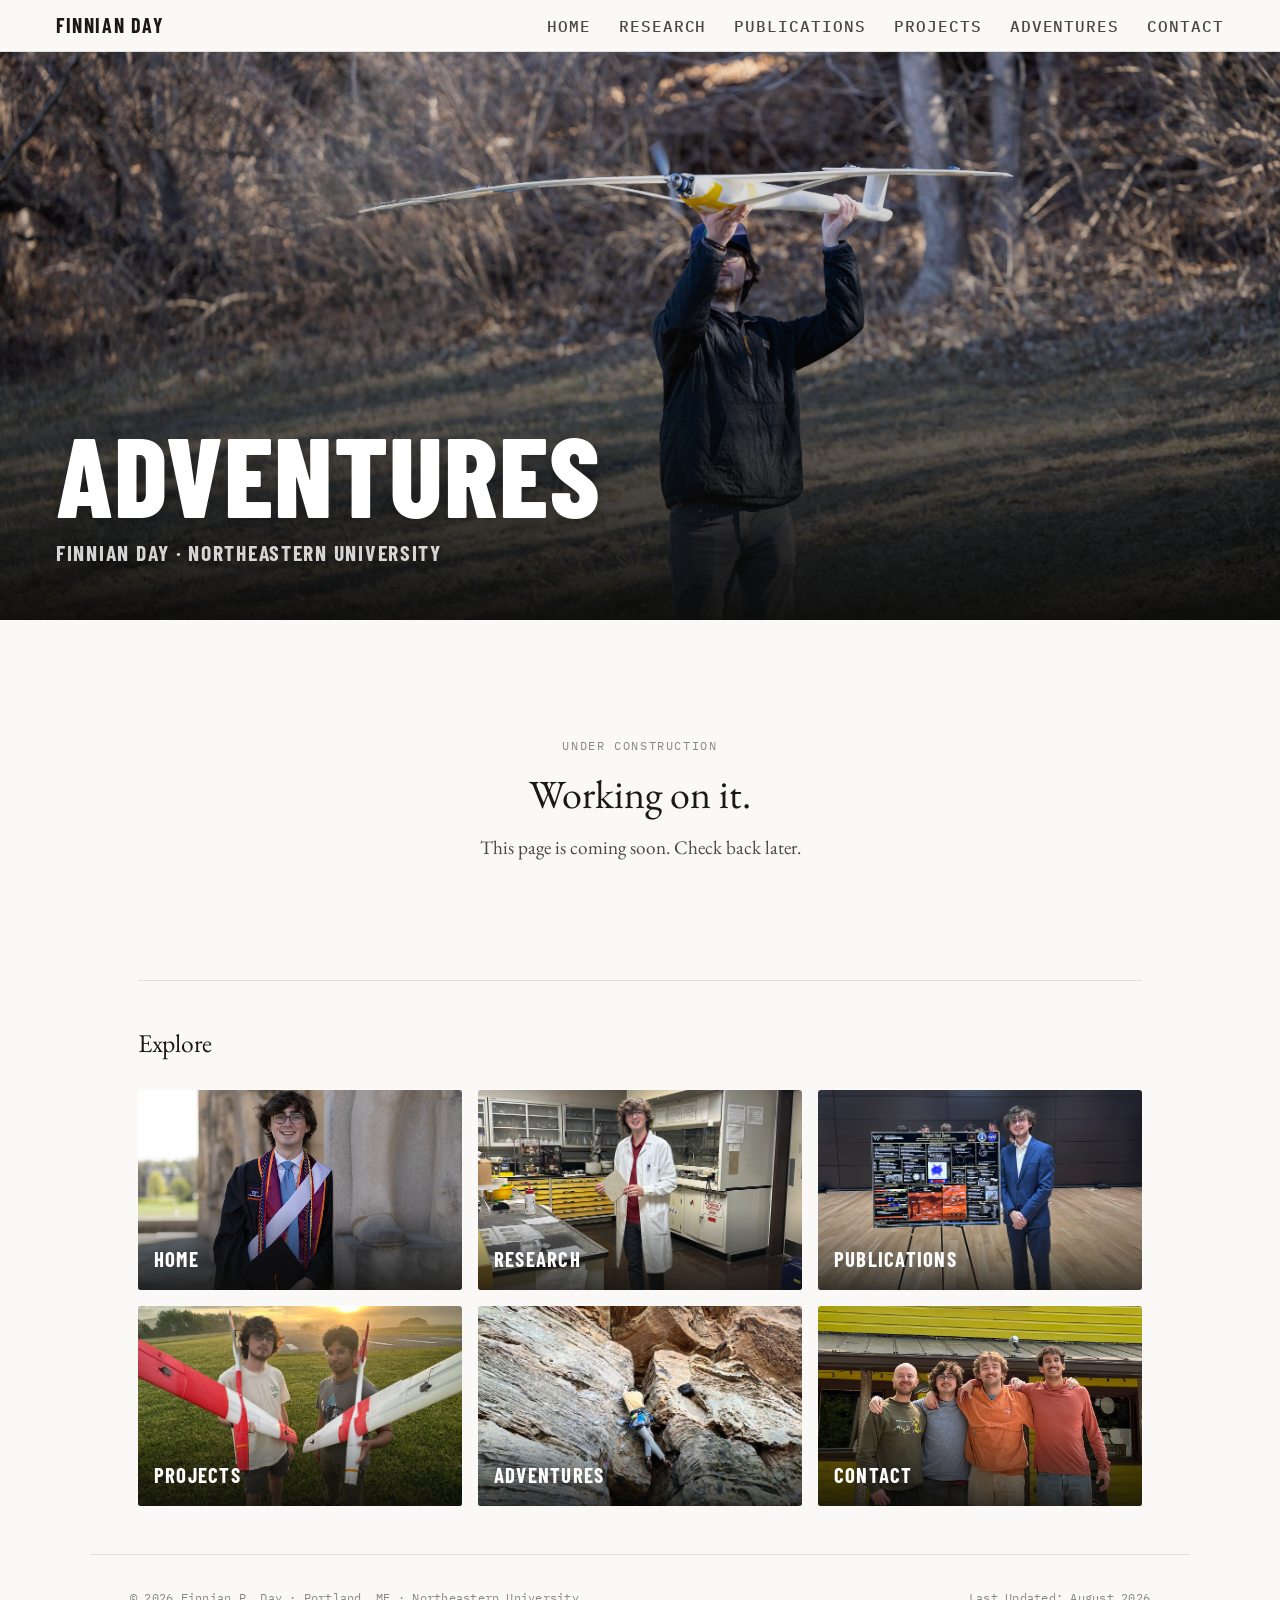
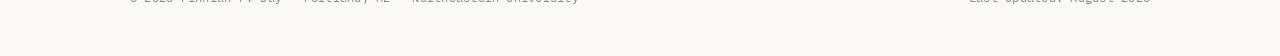
<file: adventures.html>
<!DOCTYPE html>
<html lang="en">

<head>
  <meta charset="UTF-8">
  <meta name="viewport" content="width=device-width, initial-scale=1.0">
  <title>Adventures — Finnian Day</title>
  <link rel="icon" href="Icons/favicon.ico" sizes="any">
  <link rel="icon" type="image/png" sizes="32x32" href="Icons/favicon-32x32.png">
  <link rel="icon" type="image/png" sizes="16x16" href="Icons/favicon-16x16.png">
  <link rel="apple-touch-icon" href="Icons/apple-touch-icon.png">
  <link rel="stylesheet" href="style.css">
  <script src="analytics.js"></script>
</head>

<body>

  <nav id="main-nav">
    <a class="nav-logo" href="index.html">Finnian Day</a>

    <button class="nav-hamburger" id="nav-toggle" aria-label="Toggle menu" aria-expanded="false">
      <span></span>
      <span></span>
      <span></span>
    </button>

    <ul class="nav-links" id="nav-links">
      <li><a href="index.html">Home</a></li>
      <li><a href="research.html">Research</a></li>
      <li><a href="publications.html">Publications</a></li>
      <li><a href="projects.html">Projects</a></li>
      <li><a href="adventures.html">Adventures</a></li>
      <li><a href="contact.html">Contact</a></li>
    </ul>
  </nav>

  <div class="hero">
    <img class="hero-img" src="Images/banner.jpg" alt="" style="object-position: center 45%;">
    <div class="hero-overlay"></div>
    <div class="hero-text">
      <div class="hero-name">Adventures</div>
      <div class="hero-tagline">Finnian Day · Northeastern University</div>
    </div>
  </div>

  <div class="page-content">
    <div class="content-wrap"
      style="min-height: 40vh; display: flex; flex-direction: column; align-items: center; justify-content: center; text-align: center; gap: 1rem; padding-top: 5rem; padding-bottom: 5rem;">

      <div
        style="font-family: 'IBM Plex Mono', monospace; font-size: 0.72rem; letter-spacing: 0.14em; text-transform: uppercase; color: var(--ink-3);">
        Under Construction</div>

      <h2
        style="font-family: 'EB Garamond', serif; font-size: 2.5rem; font-weight: 400; color: var(--ink); line-height: 1.1;">
        Working on it.</h2>

      <p
        style="font-family: 'EB Garamond', serif; font-size: 1.2rem; color: var(--ink-2); max-width: 480px; line-height: 1.7;">
        This page is coming soon. Check back later.
      </p>


    </div>

  </div>

  <div data-include="partials/site-end.html"></div>

  <script src="site.js"></script>

</body>

</html>
</file>
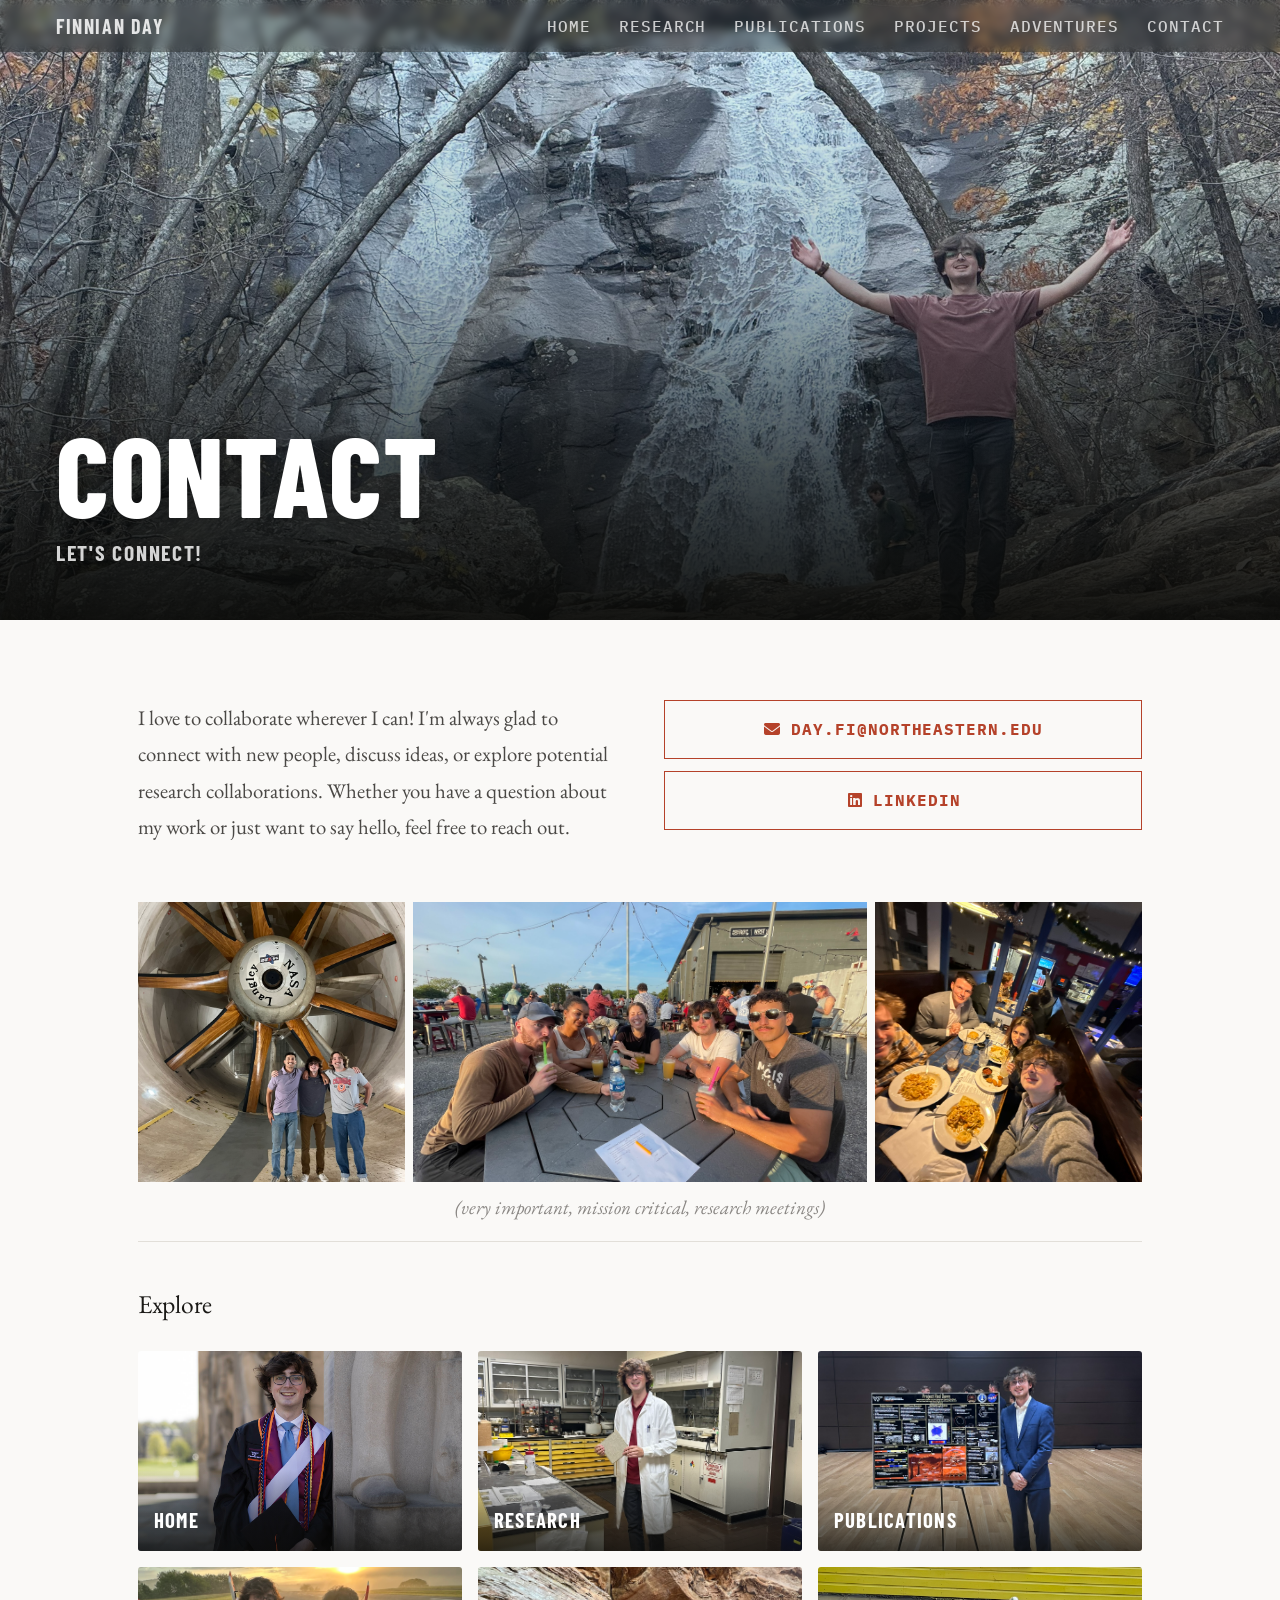
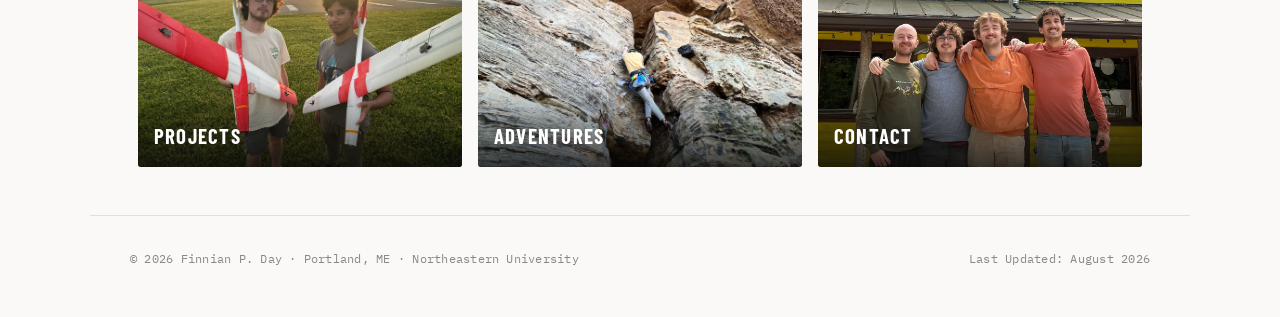
<file: contact.html>
<!DOCTYPE html>
<html lang="en">

<head>
  <meta charset="UTF-8">
  <meta name="viewport" content="width=device-width, initial-scale=1.0">
  <title>Contact — Finnian Day</title>
  <link rel="icon" href="Icons/favicon.ico" sizes="any">
  <link rel="icon" type="image/png" sizes="32x32" href="Icons/favicon-32x32.png">
  <link rel="icon" type="image/png" sizes="16x16" href="Icons/favicon-16x16.png">
  <link rel="apple-touch-icon" href="Icons/apple-touch-icon.png">
  <link rel="stylesheet" href="style.css">
  <link rel="stylesheet" href="contact_style.css">
  <link rel="stylesheet" href="https://cdnjs.cloudflare.com/ajax/libs/font-awesome/6.5.0/css/all.min.css">
</head>

<body>

  <nav id="main-nav">
    <a class="nav-logo" href="index.html">Finnian Day</a>

    <button class="nav-hamburger" id="nav-toggle" aria-label="Toggle menu" aria-expanded="false">
      <span></span>
      <span></span>
      <span></span>
    </button>

    <ul class="nav-links" id="nav-links">
      <li><a href="index.html">Home</a></li>
      <li><a href="research.html">Research</a></li>
      <li><a href="publications.html">Publications</a></li>
      <li><a href="projects.html">Projects</a></li>
      <li><a href="adventures.html">Adventures</a></li>
      <li><a href="contact.html">Contact</a></li>
    </ul>
  </nav>

  <div class="hero">
    <img class="hero-img" src="Images/contact_banner.JPEG" alt="" style="object-position: center 55%;">
    <div class="hero-overlay"></div>
    <div class="hero-text">
      <div class="hero-name">Contact</div>
      <div class="hero-tagline">Let's Connect!</div>
    </div>
  </div>

  <div class="page-content">
    <div class="content-wrap contact-wrap">

      <div class="contact-section">

        <div class="contact-header">
          <p class="contact-intro">
            I love to collaborate wherever I can! I'm always glad to connect with new people, discuss ideas, or explore
            potential research collaborations. Whether you have a question about my work or just want to say hello, feel
            free to reach out.
          </p>
        </div>

        <div class="social-row">
          <a class="social-btn" href="mailto:day.fi@northeastern.edu">
            <i class="fas fa-fw fa-envelope" aria-hidden="true"></i>
            day.fi@northeastern.edu
          </a>
          <a class="social-btn" href="https://www.linkedin.com/in/finnian-day/" target="_blank"
            rel="noopener noreferrer">
            <i class="fab fa-fw fa-linkedin" aria-hidden="true"></i>
            LinkedIn
          </a>
        </div>
      </div>

      <div class="contact-photo-strip">
        <img src="Images/contact_tunnel.JPEG" alt="" class="contact-photo">
        <img src="Images/contact_ooze.JPEG" alt="" class="contact-photo contact-photo--wide">
        <img src="Images/contact_marker20.JPEG" alt="" class="contact-photo" style="object-position: left center;">
      </div>
      <p class="contact-caption">(very important, mission critical, research meetings)</p>

    </div>

  </div>

  <div data-include="partials/site-end.html"></div>


  <script src="site.js"></script>

</body>

</html>
</file>
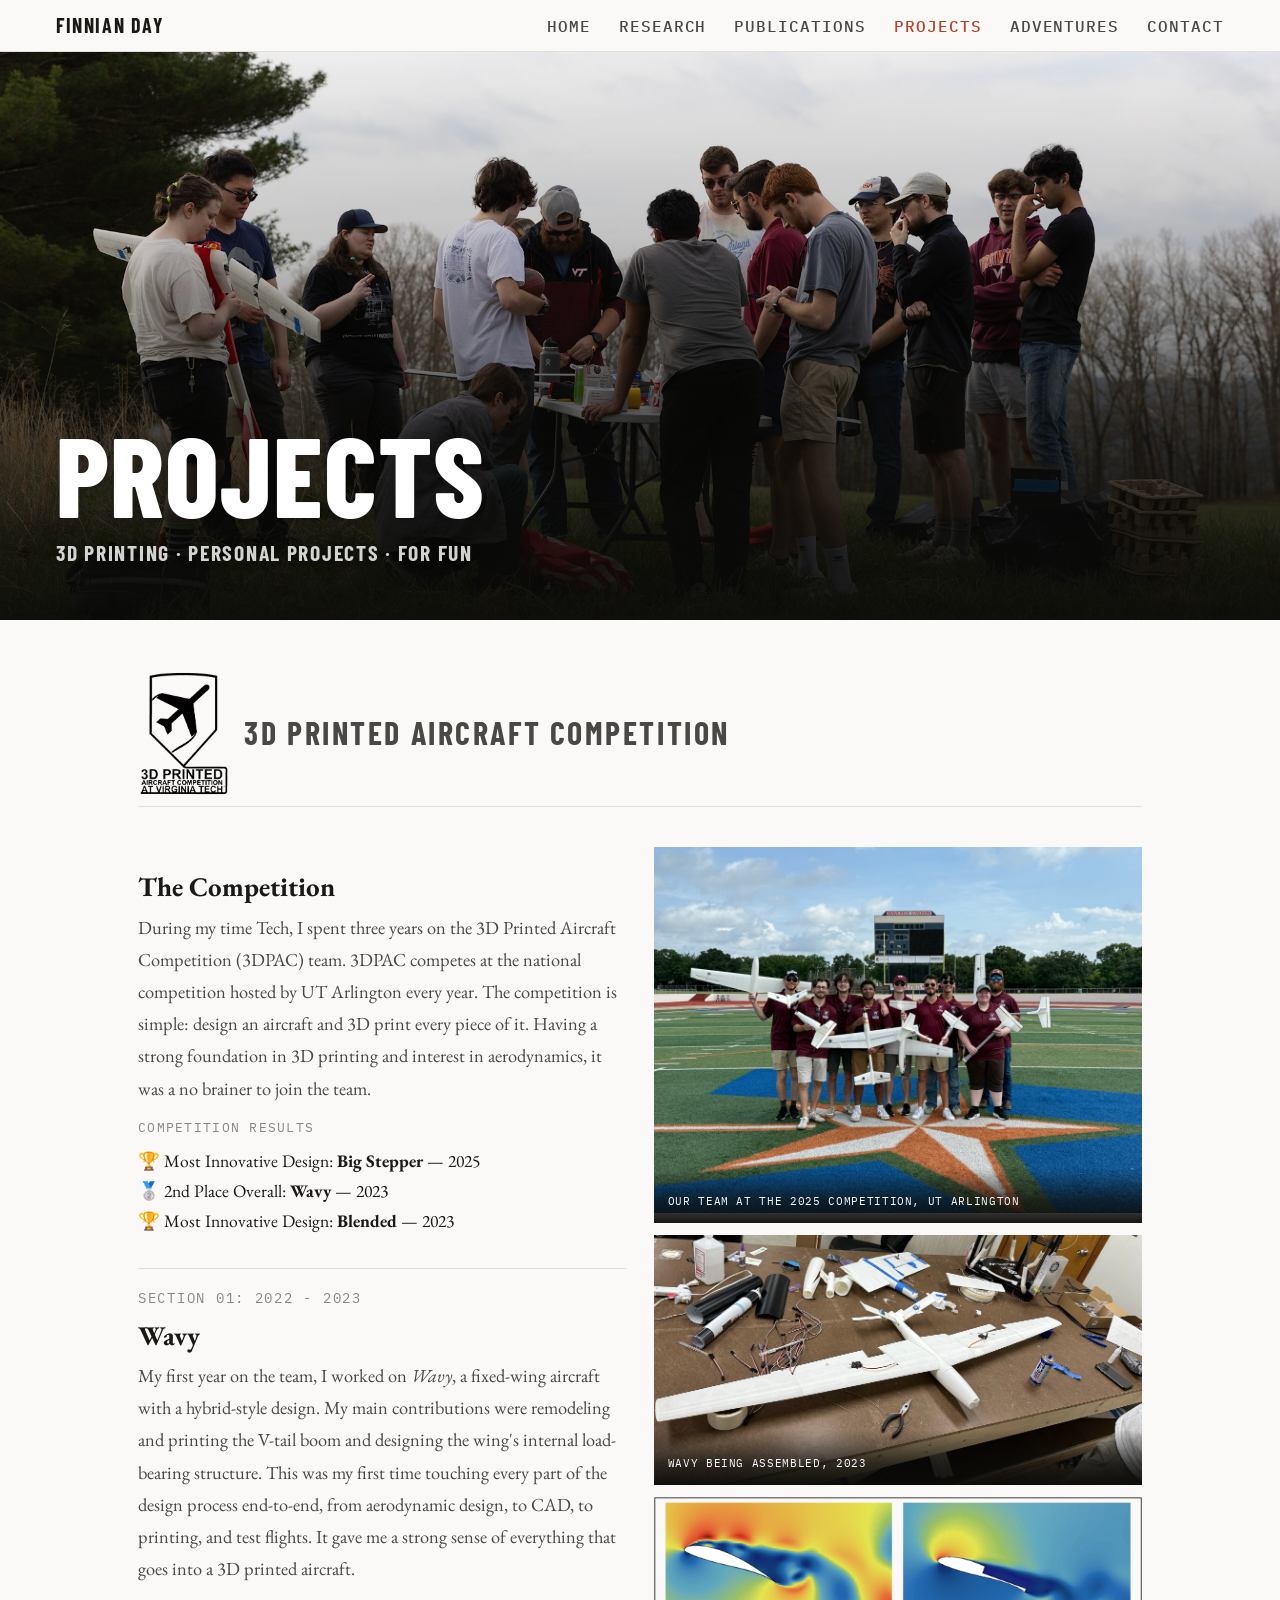
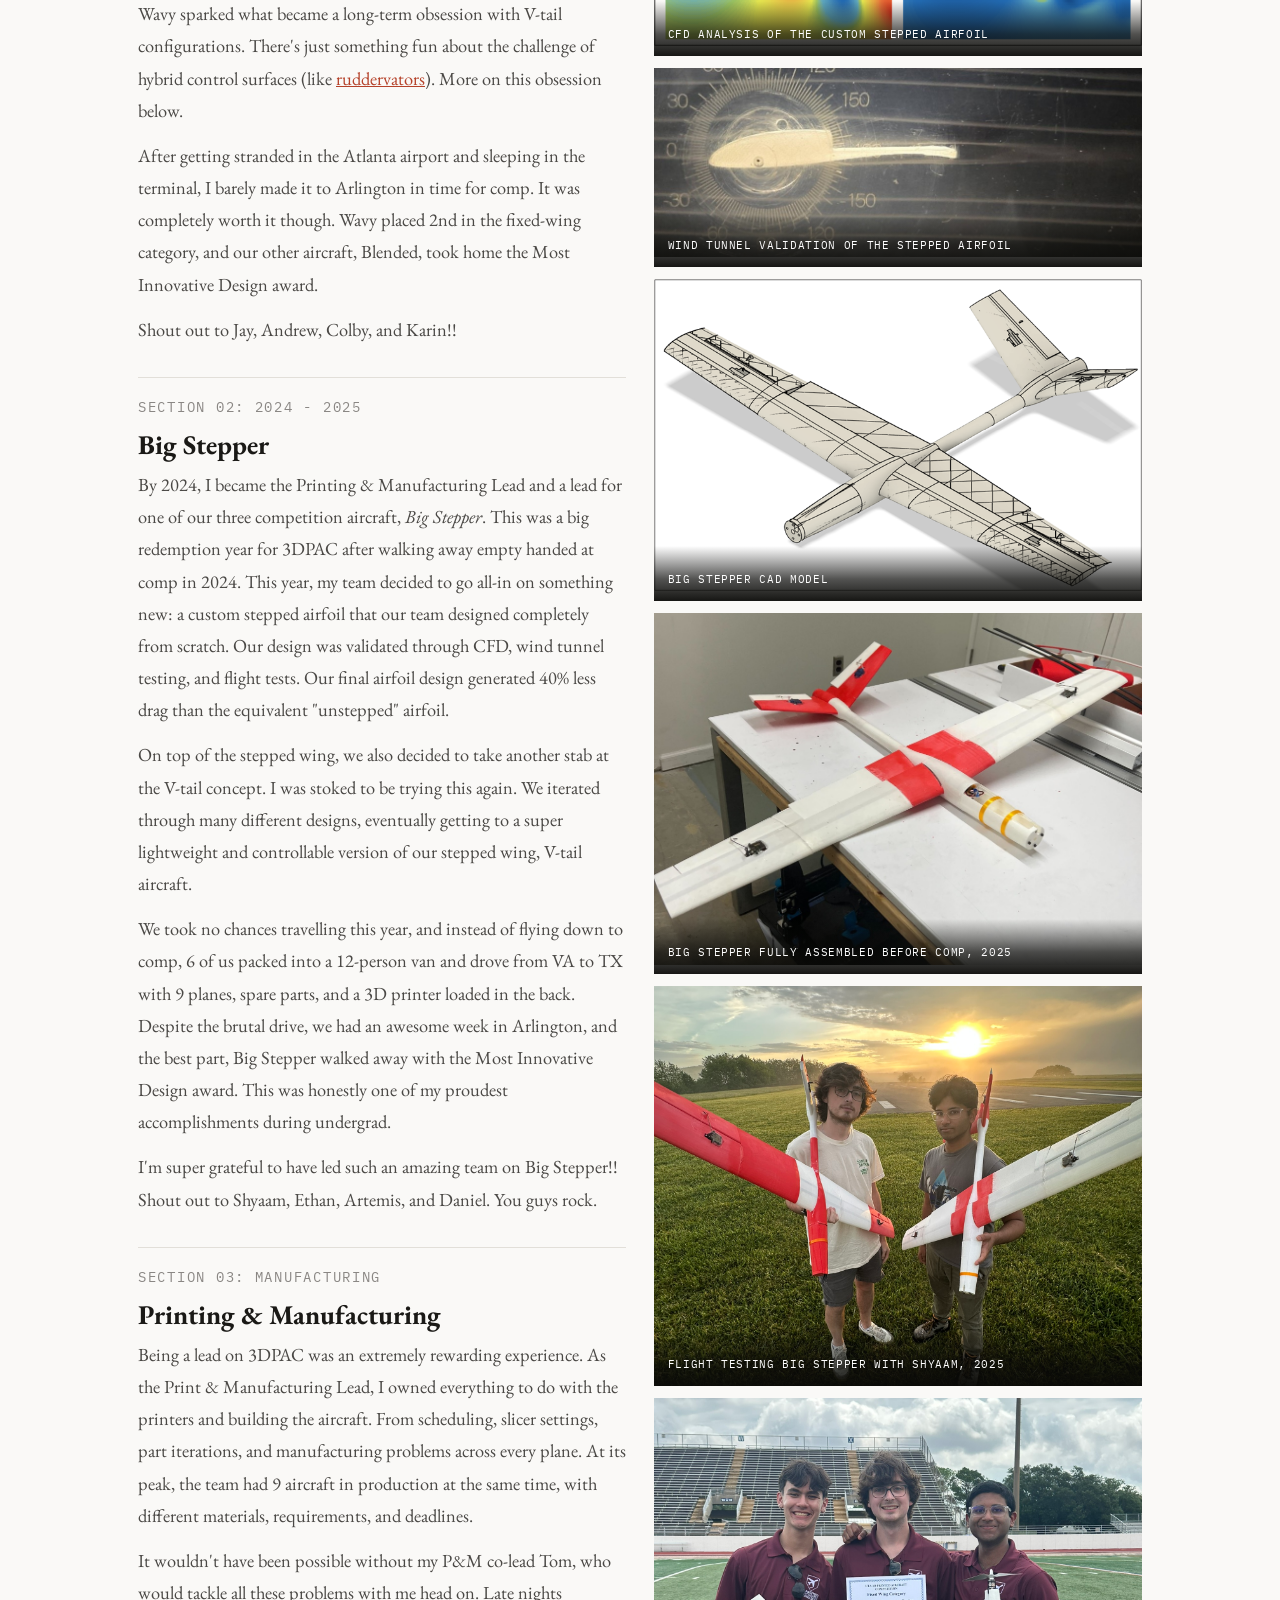
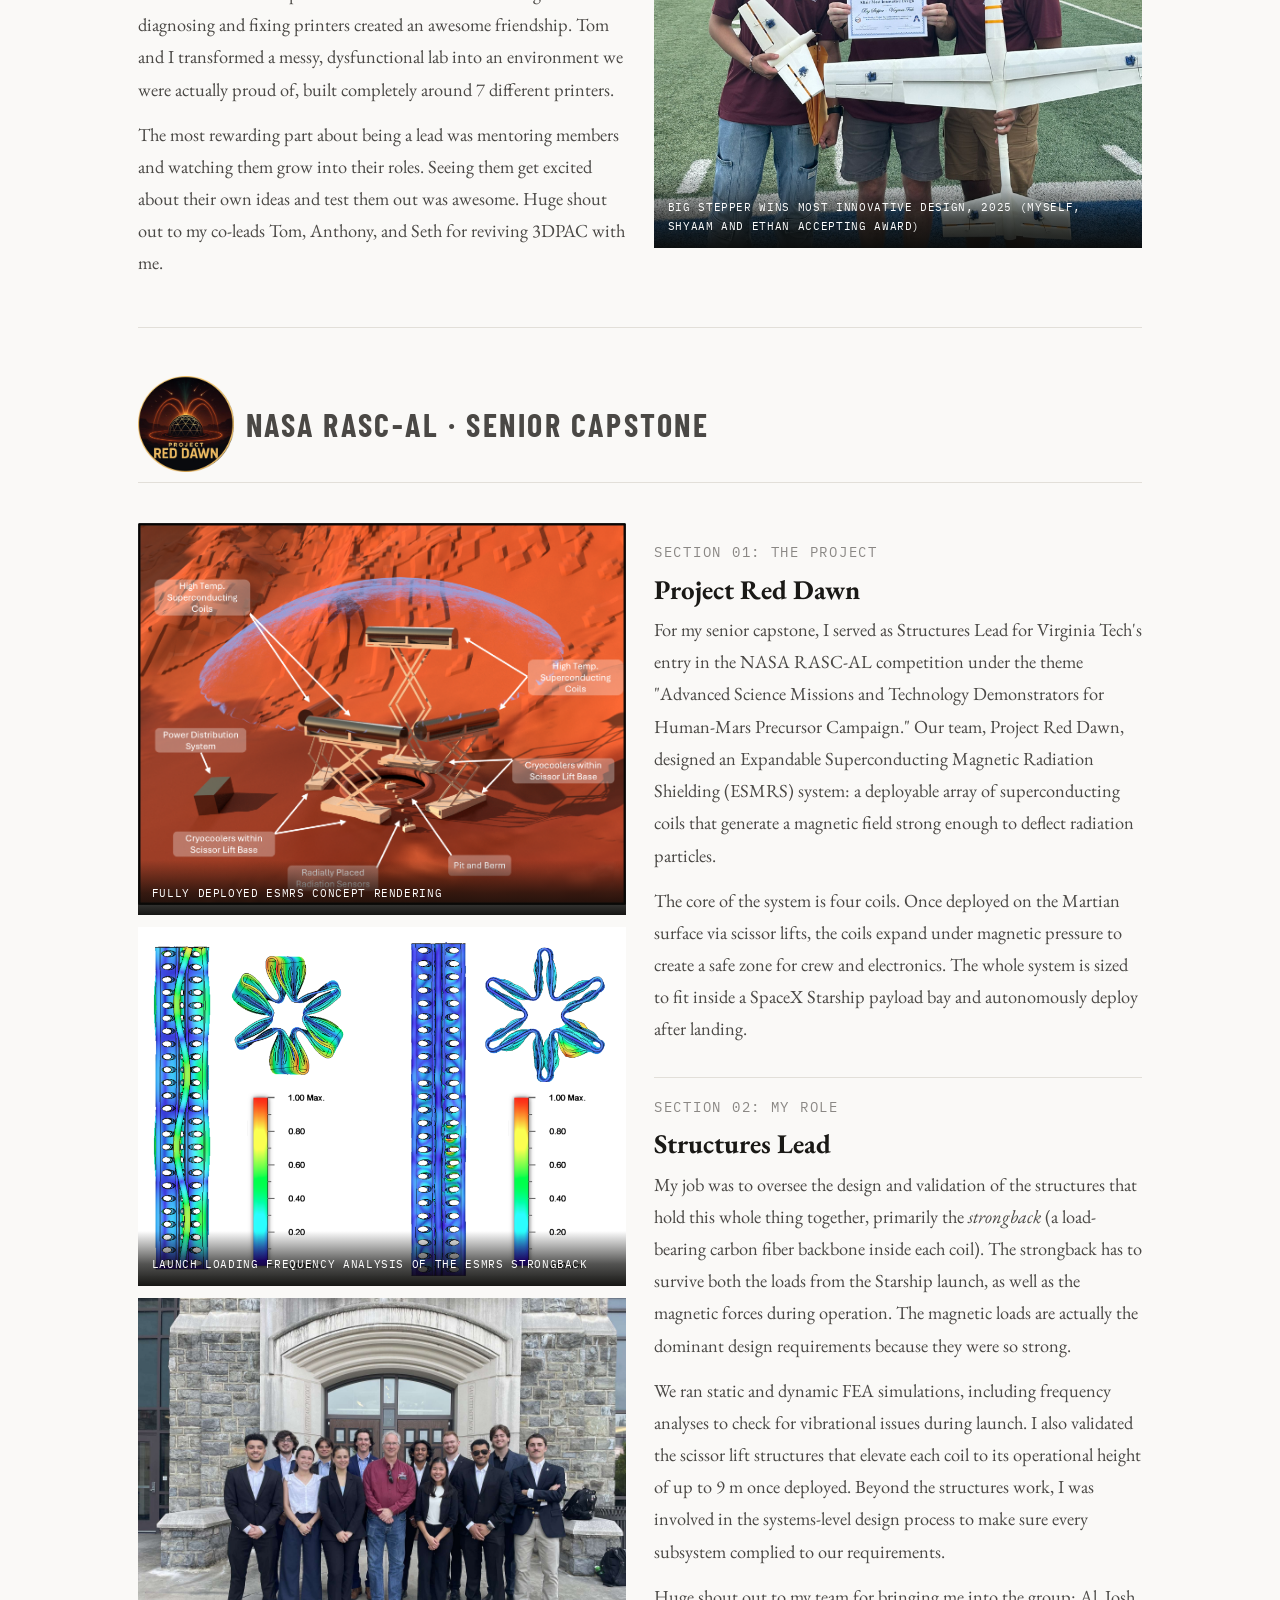
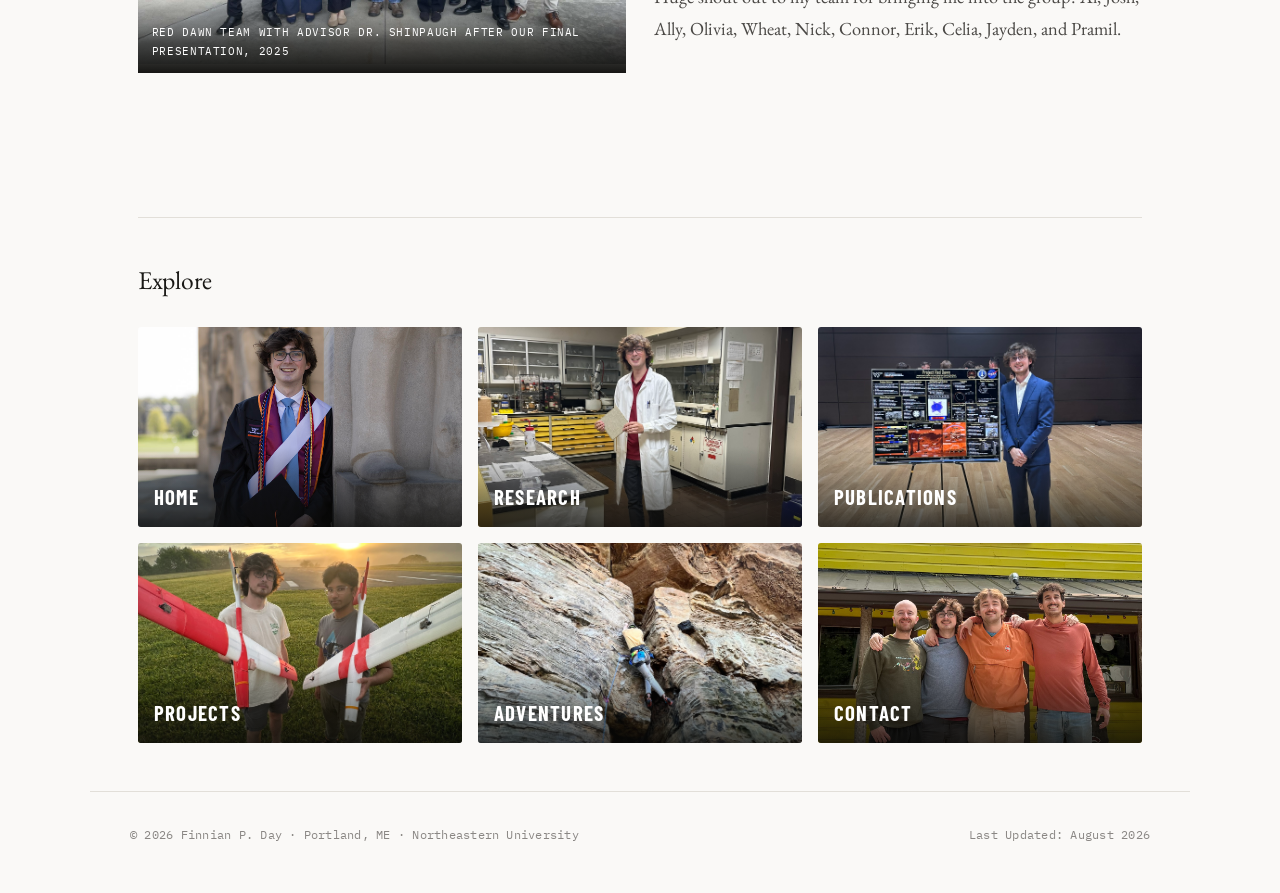
<file: projects.html>
<!DOCTYPE html>
<html lang="en">

<head>
  <meta charset="UTF-8">
  <meta name="viewport" content="width=device-width, initial-scale=1.0">
  <title>Projects — Finnian Day</title>
  <link rel="icon" href="Icons/favicon.ico" sizes="any">
  <link rel="icon" type="image/png" sizes="32x32" href="Icons/favicon-32x32.png">
  <link rel="icon" type="image/png" sizes="16x16" href="Icons/favicon-16x16.png">
  <link rel="apple-touch-icon" href="Icons/apple-touch-icon.png">
  <link rel="stylesheet" href="style.css">
  <link rel="stylesheet" href="research_style.css">
  <script src="analytics.js"></script>
</head>

<body>

  <nav id="main-nav">
    <a class="nav-logo" href="index.html">Finnian Day</a>

    <button class="nav-hamburger" id="nav-toggle" aria-label="Toggle menu" aria-expanded="false">
      <span></span>
      <span></span>
      <span></span>
    </button>

    <ul class="nav-links" id="nav-links">
      <li><a href="index.html">Home</a></li>
      <li><a href="research.html">Research</a></li>
      <li><a href="publications.html">Publications</a></li>
      <li><a href="projects.html" class="active">Projects</a></li>
      <li><a href="adventures.html">Adventures</a></li>
      <li><a href="contact.html">Contact</a></li>
    </ul>
  </nav>

  <div class="hero">
    <img class="hero-img" src="Images/projects_banner.JPEG" alt="" style="object-position: center 50%;">
    <div class="hero-overlay"></div>
    <div class="hero-text">
      <div class="hero-name">Projects</div>
      <div class="hero-tagline">3D Printing · Personal Projects · For Fun</div>
    </div>
  </div>

  <div class="page-content">
    <div class="content-wrap">

      <!-- ══ DETAIL SECTIONS ══ -->

      <div class="rd-divider">
        <img src="Images/3DPAC_Logo.png" alt="NASA" style="height:8rem; filter: invert(1);">
        3D Printed Aircraft Competition
      </div>

      <!-- ══ 3DPAC ══ -->
      <div class="research-detail" id="detail-3dp" style="display:block;">
        <div class="project-grid">
          <div class="rd-body" style="max-width:100%;">

            <!-- The Competition -->
            <div class="sub-section">

              <h2>The Competition</h2>
              <p>
                During my time Tech, I spent three years on the 3D Printed Aircraft Competition (3DPAC) team. 3DPAC
                competes at the national competition hosted by UT Arlington every year. The competition is simple:
                design an aircraft and 3D print every piece of it. Having a strong foundation in 3D printing and
                interest in aerodynamics, it was a no brainer to join the team.
              </p>

              <div class="rd-results-label">Competition Results</div>
              <div class="rd-result-item">🏆 Most Innovative Design: <b>Big Stepper</b> — 2025</div>
              <div class="rd-result-item">🥈 2nd Place Overall: <b>Wavy</b> — 2023</div>
              <div class="rd-result-item">🏆 Most Innovative Design: <b>Blended</b> — 2023</div>

            </div>

            <div class="mobile-inline-img img-hover-wrap">
              <img src="Images/comp_2025.JPEG" alt="comp 2025" style="width:100%; height:100%; object-fit:cover;">
              <div class="img-hover-caption">Our team at the 2025 competition, UT Arlington</div>
            </div>

            <div class="mobile-inline-img img-hover-wrap">
              <img src="Images/big_stepper_win.JPEG" alt="stepper win 2025"
                style="width:100%; height:300px; object-fit:cover;">
              <div class="img-hover-caption">Big Stepper wins Most Innovative Design, 2025 (myself, Shyaam and Ethan
                accepting award)</div>
            </div>


            <!-- Wavy -->
            <div class="sub-section">
              <div class="section-label">Section 01: 2022 - 2023</div>
              <h2>Wavy</h2>
              <p>
                My first year on the team, I worked on <em>Wavy</em>, a fixed-wing aircraft with a hybrid-style design.
                My main contributions were remodeling and printing the V-tail boom and designing the wing's internal
                load-bearing structure. This was my first time touching every part of the design process end-to-end,
                from aerodynamic design, to CAD, to printing, and test flights. It gave me a strong sense of everything
                that goes into a 3D printed aircraft.
              </p>
              <p>
                Wavy sparked what became a long-term obsession with V-tail configurations. There's just something fun
                about the challenge of hybrid control surfaces (like <a
                  href="https://ultralightdesign.wordpress.com/2017/11/28/to-v-or-not-to-v/"
                  target="_blank">ruddervators</a>). More on this obsession below.
              </p>
              <p>
                After getting stranded in the Atlanta airport and sleeping in the terminal, I barely made it to
                Arlington in time for comp. It was completely worth it though. Wavy placed 2nd in the fixed-wing
                category, and our other aircraft, Blended, took home the Most Innovative Design award.
              </p>
              <p>
                Shout out to Jay, Andrew, Colby, and Karin!!
              </p>
            </div>

            <div class="mobile-inline-img img-hover-wrap">
              <img src="Images/wavy.JPEG"
                style="width:100%; height:220px; object-fit:cover; object-position: center bottom;">
              <div class="img-hover-caption">Wavy being assembled, 2023</div>
            </div>

            <!-- Big Stepper -->
            <div class="sub-section">
              <div class="section-label">Section 02: 2024 - 2025</div>
              <h2>Big Stepper</h2>
              <p>
                By 2024, I became the Printing &amp; Manufacturing Lead and a lead for one of our three competition
                aircraft, <em>Big Stepper</em>. This was a big redemption year for 3DPAC after walking away empty handed
                at comp in 2024. This year, my team decided to go all-in on something new: a custom stepped airfoil that
                our team designed completely from scratch. Our design was validated through CFD, wind tunnel testing,
                and flight tests. Our final airfoil design generated 40% less drag than the equivalent "unstepped"
                airfoil.
              </p>
              <p>
                On top of the stepped wing, we also decided to take another stab at the V-tail concept. I was stoked to
                be trying this again. We iterated through many different designs, eventually getting to a super
                lightweight and controllable version of our stepped wing, V-tail aircraft.
              </p>
              <p>
                We took no chances travelling this year, and instead of flying down to comp, 6 of us packed into a
                12-person van and drove from VA to TX with 9 planes, spare parts, and a 3D printer loaded in the back.
                Despite the brutal drive, we had an awesome week in Arlington, and the best part, Big Stepper walked
                away with the Most Innovative Design award. This was honestly one of my proudest accomplishments during
                undergrad.
              </p>
              <p>
                I'm super grateful to have led such an amazing team on Big Stepper!! Shout out to Shyaam, Ethan,
                Artemis, and Daniel. You guys rock.
              </p>
            </div>

            <div class="mobile-inline-img img-hover-wrap">
              <img src="Images/big_stepper_cfd.png" alt="stepper cfd"
                style="width:100%; height:100%; object-fit:cover;">
              <div class="img-hover-caption">CFD analysis of the custom stepped airfoil</div>
            </div>

            <div class="mobile-inline-img img-hover-wrap">
              <img src="Images/big_stepper_tunnel.jpg" alt="stepper tunnel"
                style="width:100%; height:100%; object-fit:cover;">
              <div class="img-hover-caption">Wind tunnel validation of the stepped airfoil</div>
            </div>

            <div class="mobile-inline-img img-hover-wrap">
              <img src="Images/big_stepper_cad.png" alt="stepper cad"
                style="width:100%; height:100%; object-fit:cover;">
              <div class="img-hover-caption">Big Stepper CAD model</div>
            </div>

            <div class="mobile-inline-img img-hover-wrap">
              <img src="Images/big_stepper_test.JPEG" alt="stepper test"
                style="width:100%; height:350px; object-fit:cover;">
              <div class="img-hover-caption">Flight testing Big Stepper with Shyaam, 2025</div>
            </div>


            <!-- P&M -->
            <div class="sub-section">
              <div class="section-label">Section 03: Manufacturing</div>
              <h2>Printing &amp; Manufacturing</h2>
              <p>
                Being a lead on 3DPAC was an extremely rewarding experience. As the Print &amp; Manufacturing Lead, I
                owned everything to do with the printers and building the aircraft. From scheduling, slicer settings,
                part iterations, and manufacturing problems across every plane. At its peak, the team had 9 aircraft in
                production at the same time, with different materials, requirements, and deadlines.
              </p>
              <p>
                It wouldn't have been possible without my P&amp;M co-lead Tom, who would tackle all these problems with
                me head on. Late nights diagnosing and fixing printers created an awesome friendship. Tom and I
                transformed a messy, dysfunctional lab into an environment we were actually proud of, built completely
                around 7 different printers.
              </p>
              <p>
                The most rewarding part about being a lead was mentoring members and watching them grow into their
                roles. Seeing them get excited about their own ideas and test them out was awesome. Huge shout out to my
                co-leads Tom, Anthony, and Seth for reviving 3DPAC with me.
              </p>
            </div>

            <div class="mobile-inline-img img-hover-wrap">
              <img src="Images/big_stepper_assembled.png"
                style="width:100%; height:100%; object-fit:cover; object-position: center bottom;">
              <div class="img-hover-caption">Big Stepper fully assembled before comp, 2025</div>
            </div>

          </div>

          <div style="display:flex; flex-direction:column; gap:0.75rem;">

            <!-- good -->
            <div style="overflow:hidden; height:100%; width:100%;" class="img-hover-wrap desktop-only">
              <img src="Images/comp_2025.JPEG" alt="comp 2025" style="width:100%; height:100%; object-fit:cover;">
              <div class="img-hover-caption">Our team at the 2025 competition, UT Arlington</div>
            </div>

            <!-- good -->
            <div style="overflow:hidden; height:250px; width:100%;" class="img-hover-wrap desktop-only">
              <img src="Images/wavy.JPEG" alt="wavy"
                style="width:100%; height:100%; object-fit:cover; object-position: center bottom;">
              <div class="img-hover-caption">Wavy being assembled, 2023</div>
            </div>

            <div style="overflow:hidden; height:100%; width:100%;" class="img-hover-wrap desktop-only">
              <img src="Images/big_stepper_cfd.png" alt="stepper cfd"
                style="width:100%; height:100%; object-fit:cover;">
              <div class="img-hover-caption">CFD analysis of the custom stepped airfoil</div>
            </div>

            <div style="overflow:hidden; height:100%; width:100%;" class="img-hover-wrap desktop-only">
              <img src="Images/big_stepper_tunnel.jpg" alt="stepper tunnel"
                style="width:100%; height:100%; object-fit:cover;">
              <div class="img-hover-caption">Wind tunnel validation of the stepped airfoil</div>
            </div>

            <div style="overflow:hidden; height:100%; width:100%;" class="img-hover-wrap desktop-only">
              <img src="Images/big_stepper_cad.png" alt="stepper cad"
                style="width:100%; height:100%; object-fit:cover;">
              <div class="img-hover-caption">Big Stepper CAD model</div>
            </div>

            <!-- good -->
            <div style="overflow:hidden; height:100%; width:100%;" class="img-hover-wrap desktop-only">
              <img src="Images/big_stepper_assembled.png" alt="stepper assembled"
                style="width:100%; height:100%; object-fit:cover;">
              <div class="img-hover-caption">Big Stepper fully assembled before comp, 2025</div>
            </div>

            <div style="overflow:hidden; height:400px; width:100%;" class="img-hover-wrap desktop-only">
              <img src="Images/big_stepper_test.JPEG" alt="stepper test"
                style="width:100%; height:100%; object-fit:cover;">
              <div class="img-hover-caption">Flight testing Big Stepper with Shyaam, 2025</div>
            </div>

            <!-- good -->
            <div style="overflow:hidden; height:450px; width:100%;" class="img-hover-wrap desktop-only">
              <img src="Images/big_stepper_win.JPEG" alt="stepper win"
                style="width:100%; height:100%; object-fit:cover;">
              <div class="img-hover-caption">Big Stepper wins Most Innovative Design, 2025 (myself, Shyaam and Ethan
                accepting award)</div>
            </div>

          </div>
        </div><!-- /inner grid -->

      </div>
      <!-- ══ RASC-AL ══ -->
      <div class="rd-divider">
        <img src="Images/red_dawn_logo.png" alt="NASA" style="height:6rem;">
        NASA RASC-AL · Senior Capstone
      </div>

      <div class="research-detail" id="detail-rascal" style="display:block;">
        <div class="project-grid reverse">
          <div class="rd-body" style="max-width:100%;">

            <div class="sub-section">
              <div class="section-label">Section 01: The Project</div>
              <h2>Project Red Dawn</h2>
              <p>
                For my senior capstone, I served as Structures Lead for Virginia Tech's entry in the NASA RASC-AL
                competition under the theme "Advanced Science Missions and Technology Demonstrators for Human-Mars
                Precursor Campaign." Our team, Project Red Dawn, designed an Expandable Superconducting Magnetic
                Radiation Shielding (ESMRS) system: a deployable array of superconducting coils that generate a magnetic
                field strong enough to deflect radiation particles.
              </p>
              <p>
                The core of the system is four coils. Once deployed on the Martian surface via scissor lifts, the coils
                expand under magnetic pressure to create a safe zone for crew and electronics. The whole system is sized
                to fit inside a SpaceX Starship payload bay and autonomously deploy after landing.
              </p>
            </div>

            <div class="mobile-inline-img img-hover-wrap">
              <img src="Images/esmrs_concept.png" alt="Martian habitat concept render"
                style="width:100%; height:100%; object-fit:cover;">
              <div class="img-hover-caption">fully deployed ESMRS concept rendering</div>
            </div>

            <div class="sub-section">
              <div class="section-label">Section 02: My Role</div>
              <h2>Structures Lead</h2>
              <p>
                My job was to oversee the design and validation of the structures that hold this whole thing together,
                primarily the <em>strongback</em> (a load-bearing carbon fiber backbone inside each coil). The
                strongback has to survive both the loads from the Starship launch, as well as the magnetic forces during
                operation. The magnetic loads are actually the dominant design requirements because they were so strong.
              </p>
              <p>
                We ran static and dynamic FEA simulations, including frequency analyses to check for vibrational issues
                during launch. I also validated the scissor lift structures that elevate each coil to its operational
                height of up to 9 m once deployed. Beyond the structures work, I was involved in the systems-level
                design process to make sure every subsystem complied to our requirements.
              </p>
              <p>
                Huge shout out to my team for bringing me into the group: Al, Josh, Ally, Olivia, Wheat, Nick, Connor,
                Erik, Celia, Jayden, and Pramil.
              </p>
            </div>

          </div>

          <div style="display:flex; flex-direction:column; gap:0.75rem;">
            <div style="overflow:hidden; height:100%; width:100%;" class="img-hover-wrap desktop-only">
              <img src="Images/esmrs_concept.png" alt="Martian habitat concept render"
                style="width:100%; height:100%; object-fit:cover;">
              <div class="img-hover-caption">fully deployed ESMRS concept rendering</div>
            </div>
            <div style="overflow:hidden; height:100%; width:100%;" class="img-hover-wrap">
              <img src="Images/esmrs_launch_loading.png" alt="FEA stress distribution on support structure"
                style="width:100%; height:100%; object-fit:cover;">
              <div class="img-hover-caption">Launch loading frequency analysis of the ESMRS strongback</div>
            </div>
            <div style="overflow:hidden; height:100%; width:100%;" class="img-hover-wrap">
              <img src="Images/esmrs_team.JPEG" alt="Senior design team at final presentation"
                style="width:100%; height:100%; object-fit:cover; object-position: center 70%;">
              <div class="img-hover-caption">Red Dawn team with advisor Dr. Shinpaugh after our final presentation, 2025
              </div>
            </div>
          </div>
        </div><!-- /project-grid -->
      </div>



    </div><!-- /content-wrap -->
  </div><!-- /page-content -->

  <div data-include="partials/site-end.html"></div>

  <script src="site.js"></script>

</body>

</html>
</file>
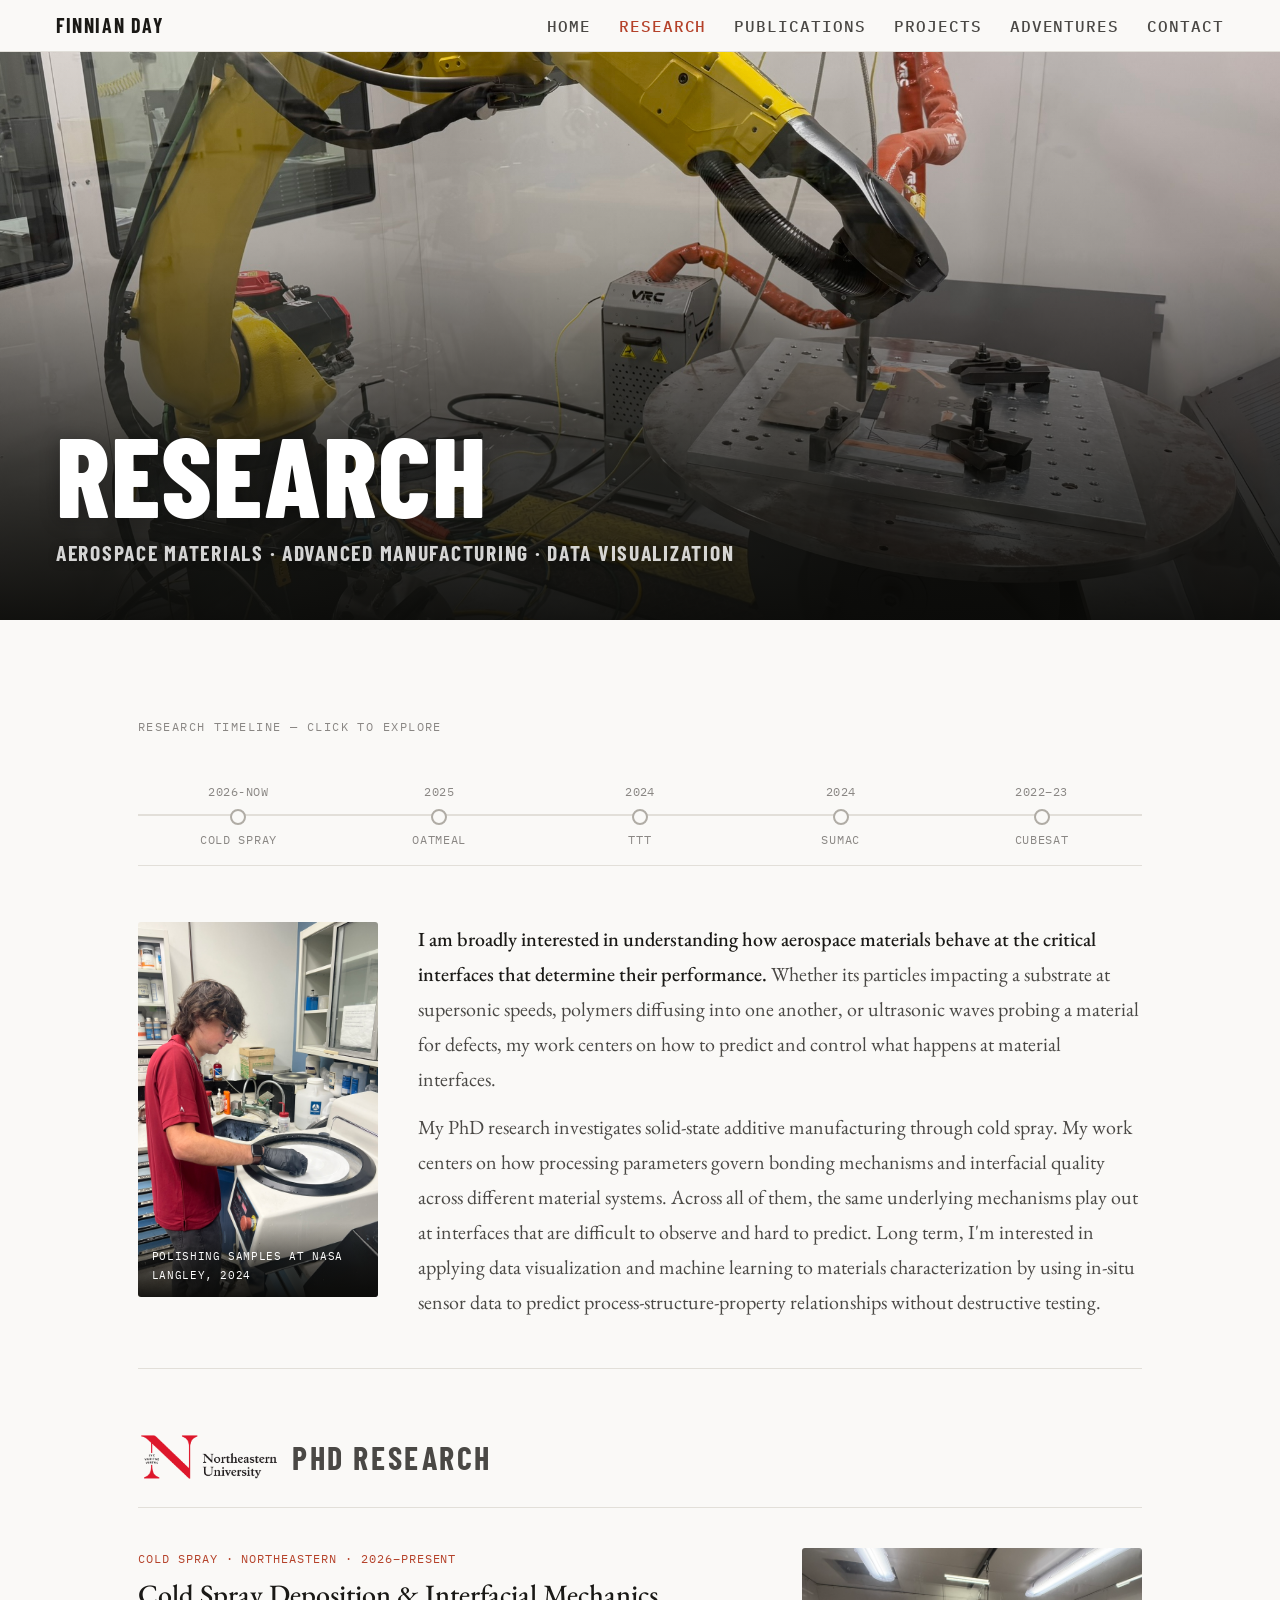
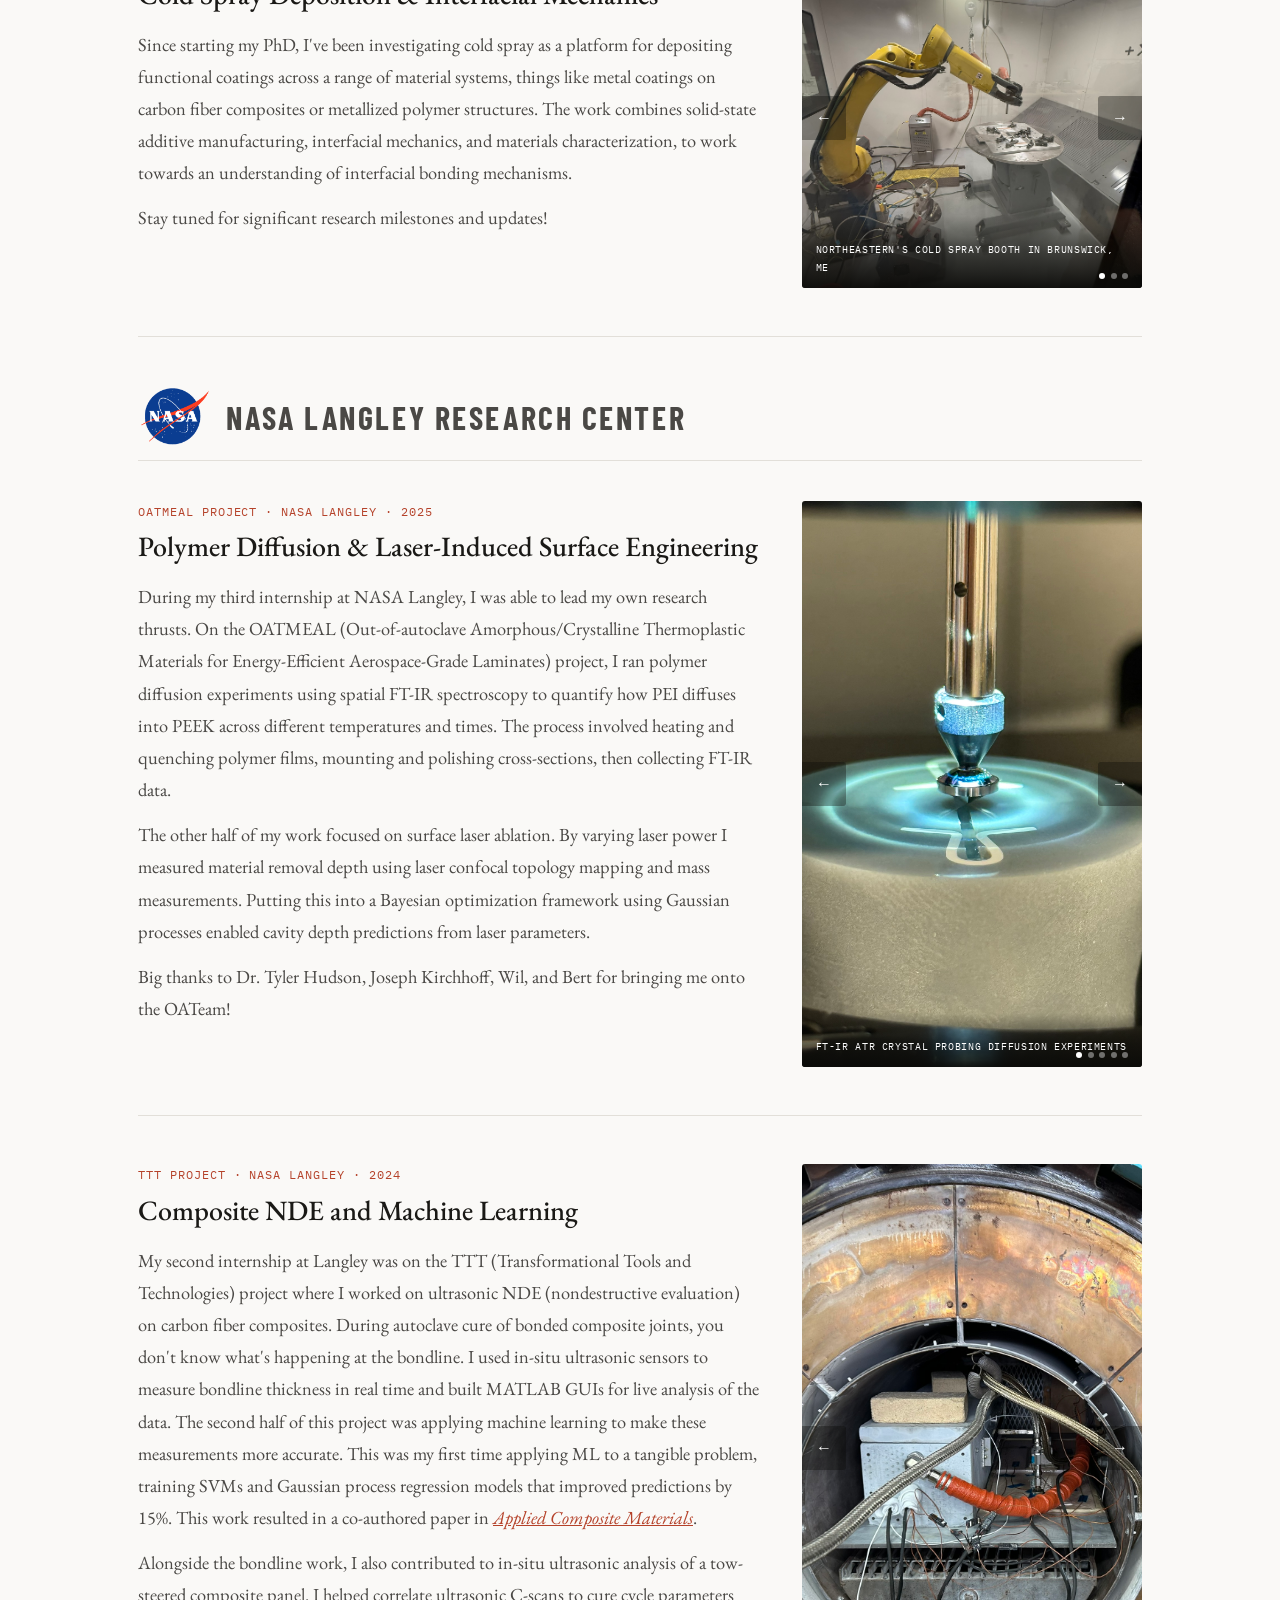
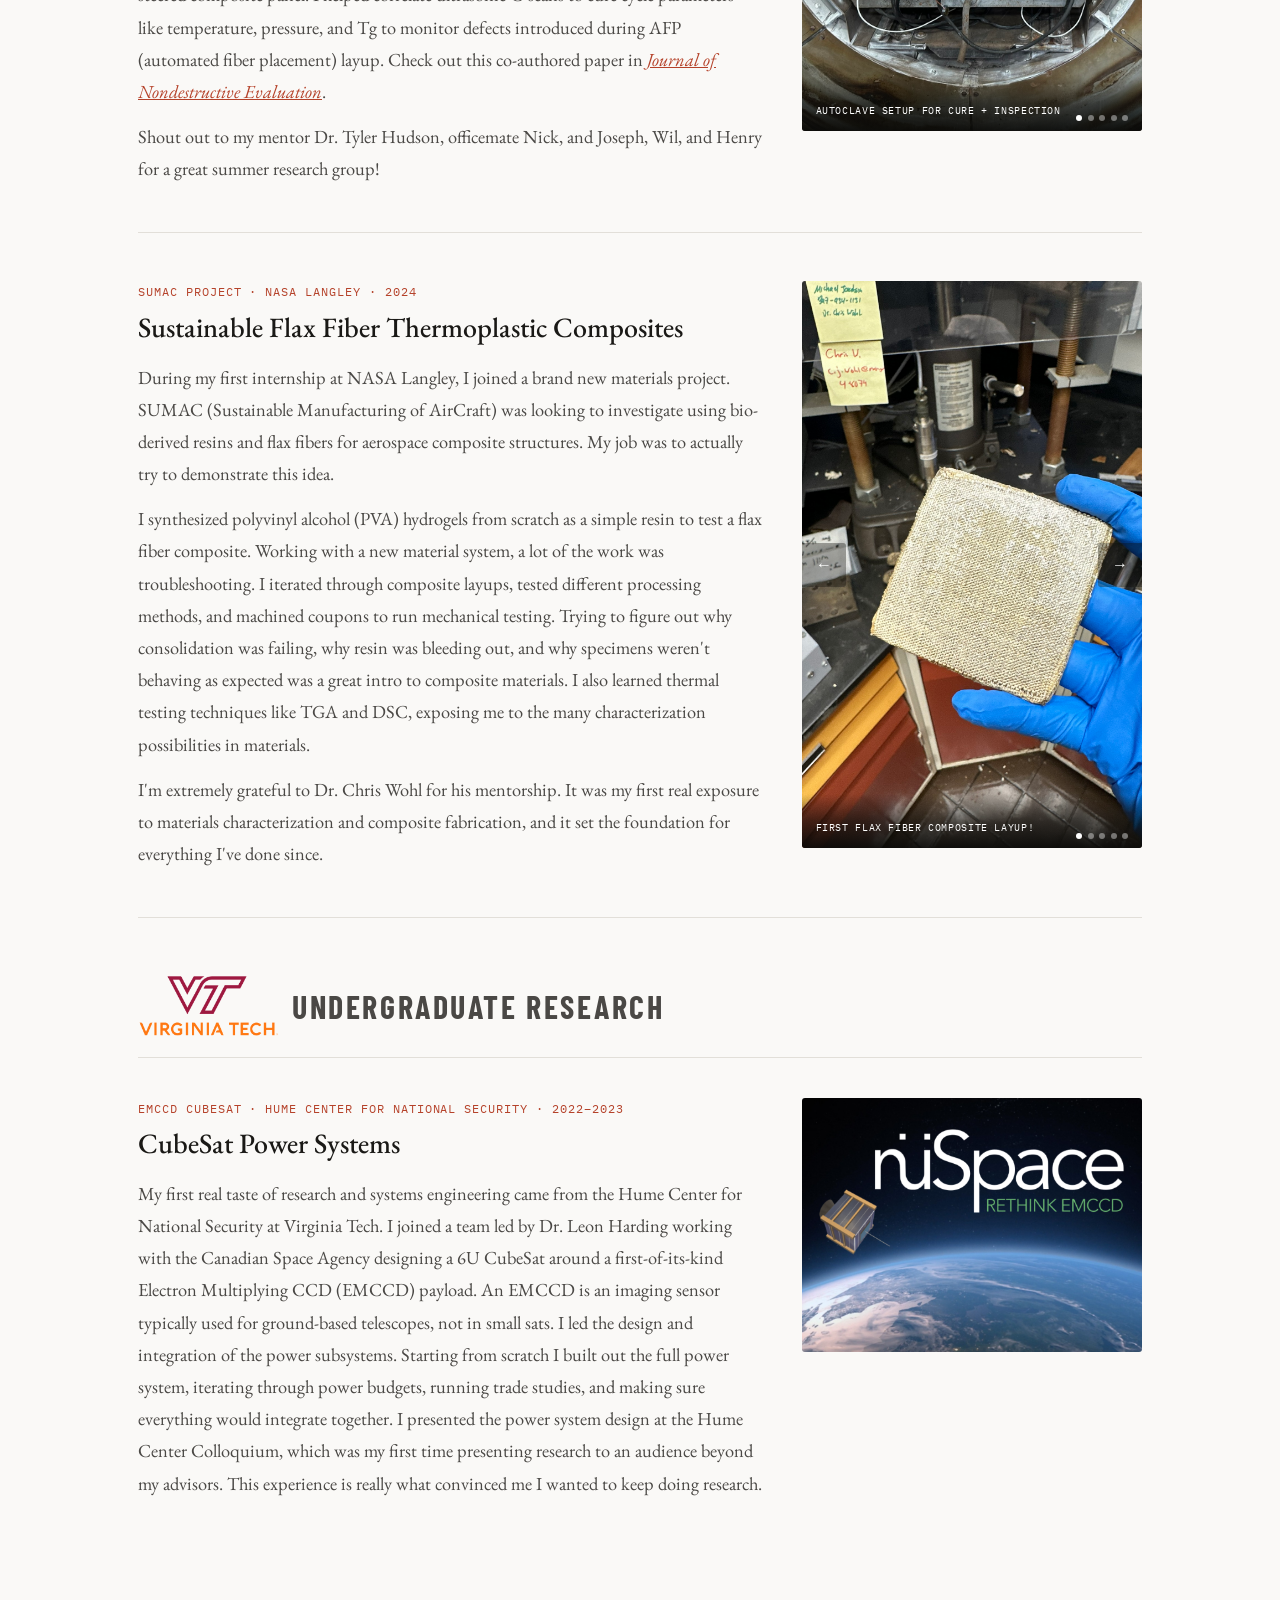
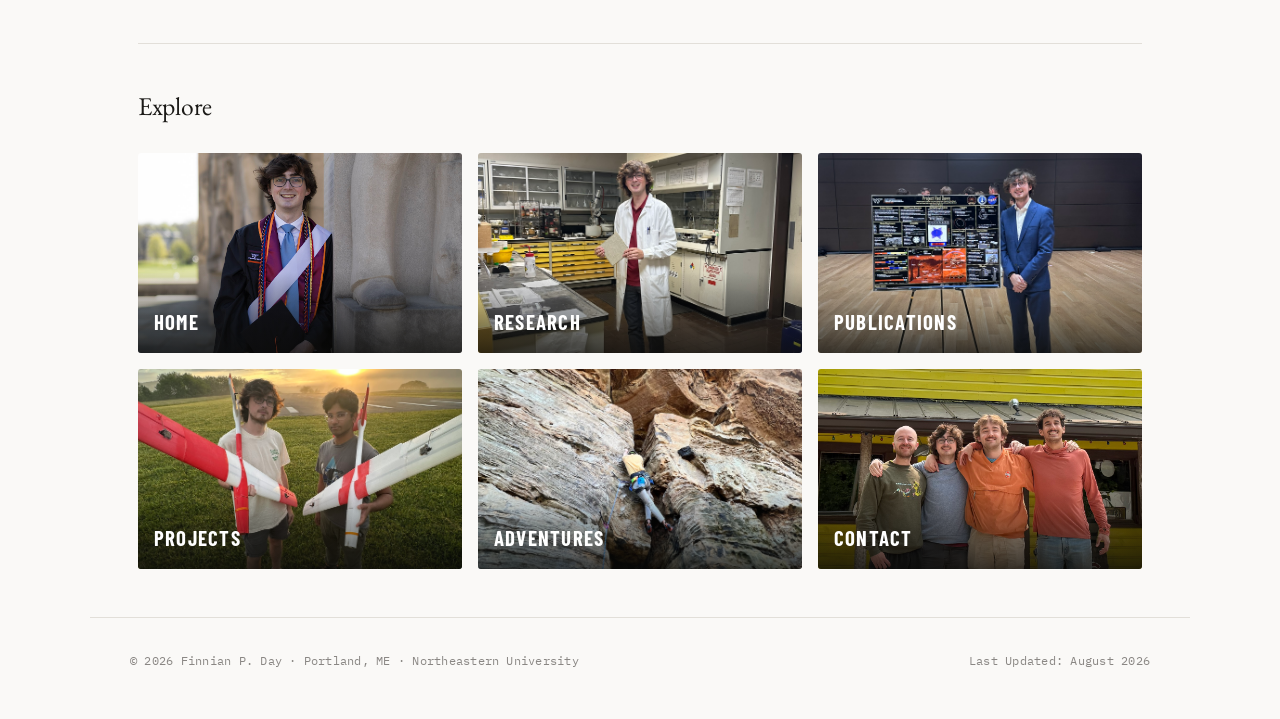
<file: research.html>
<!DOCTYPE html>
<html lang="en">

<head>
  <meta charset="UTF-8">
  <meta name="viewport" content="width=device-width, initial-scale=1.0">
  <title>Research — Finnian Day</title>
  <link rel="icon" href="Icons/favicon.ico" sizes="any">
  <link rel="icon" type="image/png" sizes="32x32" href="Icons/favicon-32x32.png">
  <link rel="icon" type="image/png" sizes="16x16" href="Icons/favicon-16x16.png">
  <link rel="apple-touch-icon" href="Icons/apple-touch-icon.png">
  <link rel="stylesheet" href="style.css">
  <link rel="stylesheet" href="research_style.css">
  <script src="analytics.js"></script>
</head>

<body>

  <nav id="main-nav">
    <a class="nav-logo" href="index.html">Finnian Day</a>

    <button class="nav-hamburger" id="nav-toggle" aria-label="Toggle menu" aria-expanded="false">
      <span></span>
      <span></span>
      <span></span>
    </button>

    <ul class="nav-links" id="nav-links">
      <li><a href="index.html">Home</a></li>
      <li><a href="research.html" class="active">Research</a></li>
      <li><a href="publications.html">Publications</a></li>
      <li><a href="projects.html">Projects</a></li>
      <li><a href="adventures.html">Adventures</a></li>
      <li><a href="contact.html">Contact</a></li>
    </ul>
  </nav>

  <div class="hero">
    <img class="hero-img" src="Images/research_banner.JPEG" alt="" style="object-position: center 58%;">
    <div class="hero-overlay"></div>
    <div class="hero-text">
      <div class="hero-name">Research</div>
      <div class="hero-tagline">Aerospace Materials · Advanced Manufacturing · Data Visualization</div>
    </div>
  </div>

  <div class="page-content">
    <div class="content-wrap">

      <!-- ══ 1. TIMELINE ══ -->
      <div class="timeline-section">

        <div class="timeline-label">Research Timeline — click to explore</div>

        <div class="timeline-track">
          <div class="tl-node" data-id="coldspray">
            <div class="tl-year">2026-NOW</div>
            <div class="tl-dot"></div>
            <div class="tl-label">Cold Spray</div>
          </div>
          <div class="tl-node" data-id="oatmeal">
            <div class="tl-year">2025</div>
            <div class="tl-dot"></div>
            <div class="tl-label">OATMEAL</div>
          </div>
          <div class="tl-node" data-id="ttt">
            <div class="tl-year">2024</div>
            <div class="tl-dot"></div>
            <div class="tl-label">TTT</div>
          </div>
          <div class="tl-node" data-id="sumac">
            <div class="tl-year">2024</div>
            <div class="tl-dot"></div>
            <div class="tl-label">SUMAC</div>
          </div>
          <div class="tl-node" data-id="hokiesat">
            <div class="tl-year">2022–23</div>
            <div class="tl-dot"></div>
            <div class="tl-label">CubeSat</div>
          </div>
        </div>

        <div class="tl-panel" id="tl-panel">
          <div class="tl-panel-img">
            <div class="tl-panel-img-caption" id="tl-img-caption">add photo here</div>
          </div>
          <div class="tl-panel-body">
            <div class="tl-panel-tag" id="tl-tag"></div>
            <div class="tl-panel-title" id="tl-title"></div>
            <div class="tl-panel-summary" id="tl-summary"></div>
            <a class="tl-more" id="tl-more" href="#">Full details below ↓</a>
          </div>
        </div>

      </div><!-- /timeline-section -->


      <!-- ══ 2. BROAD OVERVIEW ══ -->
      <div class="broad-intro">
        <div class="broad-img img-hover-wrap">
          <img src="Images/research_overview.JPEG" alt="In the lab at NASA Langley">
          <div class="img-hover-caption">Polishing samples at NASA Langley, 2024</div>
        </div>
        <div class="broad-text">
          <p><strong class="broad-lead">I am broadly interested in understanding how aerospace materials behave at the
              critical interfaces that determine their performance.</strong> Whether its particles impacting a substrate
            at supersonic speeds, polymers diffusing into one another, or ultrasonic waves probing a material for
            defects, my work centers on how to predict and control what happens at material interfaces.</p>
          <p>My PhD research investigates solid-state additive manufacturing through cold spray. My work centers on how
            processing parameters govern bonding mechanisms and interfacial quality across different material systems.
            Across all of them, the same underlying mechanisms play out at interfaces that are difficult to observe and
            hard to predict. Long term, I'm interested in applying data visualization and machine learning to materials
            characterization by using in-situ sensor data to predict process-structure-property relationships without
            destructive testing.</p>
        </div>
      </div>


      <!-- ══ 3. DETAIL SECTIONS ══ -->
      <div class="rd-divider">
        <img src="Images/northeastern_logo.png" alt="Northeastern" style="height:5rem;">
        PhD Research
      </div>

      <div class="research-detail" id="detail-coldspray">
        <div class="rd-body">
          <div class="rd-tag">Cold Spray · Northeastern · 2026–Present</div>
          <div class="rd-title">Cold Spray Deposition & Interfacial Mechanics</div>
          <p>Since starting my PhD, I've been investigating cold spray as a platform for depositing functional coatings
            across a range of material systems, things like metal coatings on carbon fiber composites or metallized
            polymer structures. The work combines solid-state additive manufacturing, interfacial mechanics, and
            materials characterization, to work towards an understanding of interfacial bonding mechanisms.</p>
          <p>Stay tuned for significant research milestones and updates!</p>
        </div>

        <div class="carousel" id="carousel-coldspray">
          <div class="carousel-slide active">
            <img src="Images/coldspray_booth.JPEG" alt="cold spray booth"
              style="object-fit: cover; object-position: center center">
            <div class="carousel-caption">Northeastern's Cold Spray Booth in Brunswick, ME</div>
          </div>
          <div class="carousel-slide">
            <img src="Images/coldspray_sample.JPEG" alt="cold spray sample"
              style="object-fit: cover; object-position: center bottom;">
            <div class="carousel-caption">Sample deposition of Tin on CFRP</div>
          </div>
          <div class="carousel-slide">
            <img src="Images/coldspray_tension.JPEG" alt="tension testing"
              style="object-fit: cover; object-position: bottom center; transform: scale(1.3)">
            <div class="carousel-caption">Tensile testing of advanced polymer matrix</div>
          </div>
          <button class="carousel-btn prev">&#8592;</button>
          <button class="carousel-btn next">&#8594;</button>
          <div class="carousel-dots"></div>
        </div>
      </div>

      <div class="rd-divider">
        <img src="Images/nasa_logo.png" alt="NASA" style="height:4rem;">
        NASA Langley Research Center
      </div>

      <div class="research-detail" id="detail-oatmeal">
        <div class="rd-body">
          <div class="rd-tag">OATMEAL Project · NASA Langley · 2025</div>
          <div class="rd-title">Polymer Diffusion &amp; Laser-Induced Surface Engineering</div>
          <p>During my third internship at NASA Langley, I was able to lead my own research thrusts. On the OATMEAL
            (Out-of-autoclave Amorphous/Crystalline Thermoplastic Materials for Energy-Efficient Aerospace-Grade
            Laminates) project, I ran polymer diffusion experiments using spatial FT-IR spectroscopy to quantify how PEI
            diffuses into PEEK across different temperatures and times. The process involved heating and quenching
            polymer films, mounting and polishing cross-sections, then collecting FT-IR data.</p>
          <p>The other half of my work focused on surface laser ablation. By varying laser power I measured material
            removal depth using laser confocal topology mapping and mass measurements. Putting this into a Bayesian
            optimization framework using Gaussian processes enabled cavity depth predictions from laser parameters.</p>
          <p>Big thanks to Dr. Tyler Hudson, Joseph Kirchhoff, Wil, and Bert for bringing me onto the OATeam!</p>
        </div>
        <div class="carousel" id="carousel-oatmeal">
          <div class="carousel-slide active">
            <img src="Images/oatmeal_ftir.JPEG" alt="oatmeal_ftir" style="object-fit: cover; object-position: 35%;">
            <div class="carousel-caption">FT-IR ATR Crystal Probing Diffusion Experiments</div>
          </div>
          <div class="carousel-slide">
            <img src="Images/oatmeal_ablation.JPEG" alt="oatmeal ablation"
              style="object-fit: cover; object-position: center">
            <div class="carousel-caption">Laser ablation testing on OATMEAL</div>
          </div>
          <div class="carousel-slide">
            <img src="Images/oatmeal_layup.JPEG" alt="oatmeal layup" style="object-fit: cover;">
            <div class="carousel-caption">Laying up a panel to be tested</div>
          </div>
          <div class="carousel-slide">
            <img src="Images/oatmeal_wil.JPEG" alt="oatmeal wil" style="object-fit: cover; object-position: 85%;">
            <div class="carousel-caption">Wil giving me some homemade enchiladas</div>
          </div>
          <div class="carousel-slide">
            <img src="Images/oatmeal_cone.JPEG" alt="oatmeal cone" style="object-fit: cover;">
            <div class="carousel-caption">Joseph and I getting a breakfast ice cream cone on my last day</div>
          </div>
          <button class="carousel-btn prev">&#8592;</button>
          <button class="carousel-btn next">&#8594;</button>
          <div class="carousel-dots"></div>
        </div>
      </div>

      <div class="research-detail" id="detail-ttt">
        <div class="rd-body">
          <div class="rd-tag">TTT Project · NASA Langley · 2024</div>
          <div class="rd-title">Composite NDE and Machine Learning</div>
          <p>My second internship at Langley was on the TTT (Transformational Tools and Technologies) project where I
            worked on ultrasonic NDE (nondestructive evaluation) on carbon fiber composites. During autoclave cure of
            bonded composite joints, you don't know what's happening at the bondline. I used in-situ ultrasonic sensors
            to measure bondline thickness in real time and built MATLAB GUIs for live analysis of the data. The second
            half of this project was applying machine learning to make these measurements more accurate. This was my
            first time applying ML to a tangible problem, training SVMs and Gaussian process regression models that
            improved predictions by 15%. This work resulted in a co-authored paper in <a
              href="https://link.springer.com/article/10.1007/s10443-026-10503-z" target="_blank"
              rel="noopener"><em>Applied Composite Materials</em></a>.</p>
          <p>Alongside the bondline work, I also contributed to in-situ ultrasonic analysis of a tow-steered composite
            panel. I helped correlate ultrasonic C-scans to cure cycle parameters like temperature, pressure, and Tg to
            monitor defects introduced during AFP (automated fiber placement) layup. Check out this co-authored paper in
            <a href="https://link.springer.com/article/10.1007/s10921-026-01366-2" target="_blank"
              rel="noopener"><em>Journal of Nondestructive Evaluation</em></a>.</p>
          <p>Shout out to my mentor Dr. Tyler Hudson, officemate Nick, and Joseph, Wil, and Henry for a great summer
            research group!</p>
        </div>
        <div class="carousel" id="carousel-ttt">
          <div class="carousel-slide active">
            <img src="Images/ttt_autoclave.JPEG" alt="TTT autoclave" style="object-fit: cover; object-position: 35%;">
            <div class="carousel-caption">Autoclave setup for cure + inspection</div>
          </div>
          <div class="carousel-slide">
            <img src="Images/ttt_panel.JPEG" alt="TTT panel" style="object-fit: cover; object-position: left">
            <div class="carousel-caption">Holding composite panel used for ultrasonic inspection</div>
          </div>
          <div class="carousel-slide">
            <img src="Images/ttt_tyler.JPEG" alt="Summer group w/ Tyler" style="object-fit: cover;">
            <div class="carousel-caption">Giving Tyler a carbon fiber picture frame we made (L-R Tyler, Nick, myself,
              Henry)</div>
          </div>
          <div class="carousel-slide">
            <img src="Images/ttt_setup.png" alt="TTT Setup" style="object-fit: contain; ">
            <div class="carousel-caption">Nick and I setup for in-situ ultrasonic data collection</div>
          </div>
          <div class="carousel-slide">
            <img src="Images/ttt_1267_crew.JPEG" alt="1267 Crew" style="object-fit: cover;">
            <div class="carousel-caption">The 1267 crew posing in front of the autoclave (L-R Mark, Henry, Nick, Myself,
              Joseph, Alex)</div>
          </div>
          <button class="carousel-btn prev">&#8592;</button>
          <button class="carousel-btn next">&#8594;</button>
          <div class="carousel-dots"></div>
        </div>
      </div>

      <div class="research-detail" id="detail-sumac">
        <div class="rd-body">
          <div class="rd-tag">SUMAC Project · NASA Langley · 2024</div>
          <div class="rd-title">Sustainable Flax Fiber Thermoplastic Composites</div>
          <p>During my first internship at NASA Langley, I joined a brand new materials project. SUMAC (Sustainable
            Manufacturing of AirCraft) was looking to investigate using bio-derived resins and flax fibers for aerospace
            composite structures. My job was to actually try to demonstrate this idea.</p>
          <p>I synthesized polyvinyl alcohol (PVA) hydrogels from scratch as a simple resin to test a flax fiber
            composite. Working with a new material system, a lot of the work was troubleshooting. I iterated through
            composite layups, tested different processing methods, and machined coupons to run mechanical testing.
            Trying to figure out why consolidation was failing, why resin was bleeding out, and why specimens weren't
            behaving as expected was a great intro to composite materials. I also learned thermal testing techniques
            like TGA and DSC, exposing me to the many characterization possibilities in materials.</p>
          <p>I'm extremely grateful to Dr. Chris Wohl for his mentorship. It was my first real exposure to materials
            characterization and composite fabrication, and it set the foundation for everything I've done since.</p>
        </div>
        <div class="carousel" id="carousel-sumac">
          <div class="carousel-slide active">
            <img src="Images/sumac_first_composite.JPEG" alt="Flax fiber layup" style="object-fit: cover;">
            <div class="carousel-caption">First flax fiber composite layup!</div>
          </div>
          <div class="carousel-slide">
            <img src="Images/research.JPEG" alt="Standing in lab" style="object-fit: cover; transform: scale(1.5);">
            <div class="carousel-caption">Standing in my lab with flax composite</div>
          </div>
          <div class="carousel-slide">
            <img src="Images/sumac_pva.JPEG" alt="PVA hydrogel samples" style="object-fit: cover;">
            <div class="carousel-caption">PVA hydrogel after freeze-thaw cycling and crosslinking</div>
          </div>
          <div class="carousel-slide">
            <img src="Images/sumac_3pt.JPEG" alt="Mechanical testing"
              style="object-fit: cover; transform: scale(1); object-position: center;">
            <div class="carousel-caption">Three-point bend testing</div>
          </div>
          <div class="carousel-slide">
            <img src="Images/sumac_lab.JPEG" alt="Polymer lab"
              style="object-fit: cover; transform: scale(1); object-position: center;">
            <div class="carousel-caption">My lab at NASA Langley!</div>
          </div>
          <button class="carousel-btn prev">&#8592;</button>
          <button class="carousel-btn next">&#8594;</button>
          <div class="carousel-dots"></div>
        </div>
      </div>

      <div class="rd-divider">
        <img src="Images/vt_logo.png" alt="Virginia Tech" style="height:5rem;">
        Undergraduate Research
      </div>

      <div class="research-detail" id="detail-cubesat">
        <div class="rd-body">
          <div class="rd-tag">EMCCD CubeSat · Hume Center for National Security · 2022–2023</div>
          <div class="rd-title">CubeSat Power Systems</div>
          <p>My first real taste of research and systems engineering came from the Hume Center for National Security at
            Virginia Tech. I joined a team led by Dr. Leon Harding working with the Canadian Space Agency designing a 6U
            CubeSat around a first-of-its-kind Electron Multiplying CCD (EMCCD) payload. An EMCCD is an imaging sensor
            typically used for ground-based telescopes, not in small sats. I led the design and integration of the power
            subsystems. Starting from scratch I built out the full power system, iterating through power budgets,
            running trade studies, and making sure everything would integrate together. I presented the power system
            design at the Hume Center Colloquium, which was my first time presenting research to an audience beyond my
            advisors. This experience is really what convinced me I wanted to keep doing research.</p>
        </div>
        <div class="rd-img">
          <img src="Images/cubesat_nuvu.png" alt="nuvu CubeSat">
        </div>






      </div>


    </div><!-- /content-wrap -->
  </div><!-- /page-content -->

  <div data-include="partials/site-end.html"></div>

  <script src="site.js"></script>
  <script>
    // ── Timeline ──
    const panels = {
      coldspray: {
        tag: 'Cold Spray · Northeastern · 2026-present',
        title: 'Cold Spray Deposition & Interfacial Mechanics',
        summary: 'Investigating how solid-state cold spray deposition can create functional metal coatings on composite and polymer substrates.',
        anchor: '#detail-coldspray',
        img: 'Images/coldspray_booth.JPEG'
      },
      oatmeal: {
        tag: 'OATMEAL · NASA Langley · 2025',
        title: 'Polymer Diffusion & Laser-Induced Surface Engineering',
        summary: 'Quantified polymer interfacial diffusion and used a Bayesian optimization framework to predict laser ablation cavity depth from processing parameters.',
        anchor: '#detail-oatmeal',
        img: 'Images/oatmeal_ftir.JPEG'
      },
      ttt: {
        tag: 'TTT Project · NASA Langley · 2024',
        title: 'Machine Learning for Composite Bondline NDE',
        summary: 'Trained SVM and Gaussian process regression models to improve in-situ ultrasonic bondline thickness predictions during autoclave cure by 15%.',
        anchor: '#detail-ttt',
        img: 'Images/ttt_autoclave.JPEG'
      },
      sumac: {
        tag: 'SUMAC Project · NASA Langley · 2024',
        title: 'Sustainable Flax Fiber Thermoplastic Composites',
        summary: 'Investigated flax fiber reinforced thermoplastics for advanced air mobility, synthesizing PVA hydrogels and characterizing thermal and mechanical behavior across processing conditions.',
        anchor: '#detail-sumac',
        img: 'Images/sumac_first_composite.JPEG'
      },
      hokiesat: {
        tag: 'EMCCD CubeSat · Hume Center · 2022–2023',
        title: 'CubeSat Power Systems — HokieSat IV',
        summary: 'Led power subsystem design and integration for a 6U CubeSat, building power budgets and trade studies around a first-of-its-kind EMCCD payload.',
        anchor: '#detail-cubesat',
        img: 'Images/cubesat_nuvu.png'
      },
    };

    const panel = document.getElementById('tl-panel');
    const tagEl = document.getElementById('tl-tag');
    const titleEl = document.getElementById('tl-title');
    const summaryEl = document.getElementById('tl-summary');
    const moreEl = document.getElementById('tl-more');
    const nodes = document.querySelectorAll('.tl-node');
    let activeId = null;

    nodes.forEach(node => {
      node.addEventListener('click', () => {
        const id = node.dataset.id;

        if (activeId === id) {
          panel.classList.remove('visible');
          node.classList.remove('active');
          activeId = null;
          return;
        }

        nodes.forEach(n => n.classList.remove('active'));
        node.classList.add('active');
        activeId = id;

        const d = panels[id];
        tagEl.textContent = d.tag;
        titleEl.textContent = d.title;
        summaryEl.textContent = d.summary;
        moreEl.href = d.anchor;

        const imgEl = document.querySelector('#tl-panel .tl-panel-img');
        if (d.img) {
          imgEl.innerHTML = `<img src="${d.img}" alt="${d.title}" style="width:100%;height:100%;object-fit:cover;display:block;">`;
        } else {
          imgEl.innerHTML = `<div class="tl-panel-img-caption">add photo here</div>`;
        }

        panel.classList.remove('visible');
        void panel.offsetWidth;
        panel.classList.add('visible');
      });
    });

    // ── Carousels ──
    document.querySelectorAll('.carousel').forEach(carousel => {
      const slides = carousel.querySelectorAll('.carousel-slide');
      const dotsEl = carousel.querySelector('.carousel-dots');
      let current = 0;

      slides.forEach((_, i) => {
        const dot = document.createElement('div');
        dot.className = 'carousel-dot' + (i === 0 ? ' active' : '');
        dot.addEventListener('click', () => goTo(i));
        dotsEl.appendChild(dot);
      });

      function goTo(n) {
        slides[current].classList.remove('active');
        dotsEl.children[current].classList.remove('active');
        current = (n + slides.length) % slides.length;
        slides[current].classList.add('active');
        dotsEl.children[current].classList.add('active');
      }

      carousel.querySelector('.prev').addEventListener('click', () => goTo(current - 1));
      carousel.querySelector('.next').addEventListener('click', () => goTo(current + 1));

      // Swipe support for mobile
      let touchStartX = 0;
      carousel.addEventListener('touchstart', e => { touchStartX = e.touches[0].clientX; }, { passive: true });
      carousel.addEventListener('touchend', e => {
        const diff = touchStartX - e.changedTouches[0].clientX;
        if (Math.abs(diff) > 40) goTo(diff > 0 ? current + 1 : current - 1);
      });
    });
  </script>

</body>

</html>
</file>
<file: style.css>
@import url('https://fonts.googleapis.com/css2?family=Barlow+Condensed:wght@700;800&family=EB+Garamond:ital,wght@0,400;0,500;1,400&family=IBM+Plex+Mono:wght@400;500&family=Inter:wght@400;500&display=swap');

*, *::before, *::after { box-sizing: border-box; margin: 0; padding: 0; }

:root {
  --bg: #faf9f7;
  --ink: #1a1916;
  --ink-2: #4a4845;
  --ink-3: #8a8784;
  --accent: #b5422a;
  --border: #e2dfd9;
  --max: 1100px;
  --nav-h: 52px;
}

html { scroll-behavior: smooth; }

body {
  font-family: 'EB Garamond', Georgia, serif;
  background: var(--bg);
  color: var(--ink);
  font-size: 18px;
  line-height: 1.75;
}

/* ── NAV ── */
nav {
  position: absolute;
  top: 0;
  left: 0;
  right: 0;
  z-index: 100;
  height: var(--nav-h);
  display: flex;
  align-items: center;
  justify-content: space-between;
  padding: 0 clamp(1.5rem, 5vw, 3.5rem);
  background: rgba(10,10,8,0.35);
  backdrop-filter: blur(4px);
}

nav.solid {
  position: fixed;
  top: 0;
  left: 0;
  right: 0;
  background: var(--bg);
  border-bottom: 1px solid var(--border);
  backdrop-filter: none;
}

.nav-logo {
  font-family: 'Barlow Condensed', sans-serif;
  font-weight: 700;
  font-size: 1.25rem;
  letter-spacing: 0.08em;
  text-transform: uppercase;
  color: rgba(255,255,255,0.85);
  text-decoration: none;
  flex-shrink: 0;
  z-index: 101;
}
nav.solid .nav-logo { color: var(--ink); }

/* ── HAMBURGER BUTTON ── */
.nav-hamburger {
  display: none; /* hidden on desktop */
  flex-direction: column;
  justify-content: center;
  align-items: center;
  gap: 5px;
  width: 40px;
  height: 40px;
  background: transparent;
  border: none;
  cursor: pointer;
  padding: 4px;
  z-index: 101;
  flex-shrink: 0;
}

.nav-hamburger span {
  display: block;
  width: 22px;
  height: 2px;
  background: rgba(255,255,255,0.85);
  border-radius: 2px;
  transition: transform 0.25s ease, opacity 0.25s ease;
  transform-origin: center;
}
nav.solid .nav-hamburger span { background: var(--ink); }

/* Animate to X when open */
.nav-hamburger.open span:nth-child(1) { transform: translateY(7px) rotate(45deg); }
.nav-hamburger.open span:nth-child(2) { opacity: 0; transform: scaleX(0); }
.nav-hamburger.open span:nth-child(3) { transform: translateY(-7px) rotate(-45deg); }

/* ── NAV LINKS ── */
.nav-links { display: flex; gap: 1.75rem; list-style: none; }
.nav-links a {
  font-family: 'IBM Plex Mono', monospace;
  font-size: 1rem;
  font-weight: 500;
  letter-spacing: 0.06em;
  text-transform: uppercase;
  color: rgba(255,255,255,0.75);
  text-decoration: none;
  transition: color 0.15s;
}
nav.solid .nav-links a { color: var(--ink-2); }
.nav-links a:hover { color: white; }
nav.solid .nav-links a:hover { color: var(--ink); }
.nav-links a.active { color: white; }
nav.solid .nav-links a.active { color: var(--accent); }

/* ── HERO ── */
.hero {
  position: relative;
  width: 100%;
  height: clamp(420px, 55vw, 620px);
  overflow: hidden;
  background: #2a3540;
}

.hero-img {
  position: absolute;
  inset: 0;
  width: 100%;
  height: 100%;
  object-fit: cover;
  object-position: center;
  display: block;
}

.hero-overlay {
  position: absolute;
  inset: 0;
  background: linear-gradient(
    to top,
    rgba(10,10,8,0.95) 0%,
    rgba(10,10,8,0.7) 25%,
    rgba(10,10,8,0.2) 60%,
    rgba(10,10,8,0.0) 100%
  );
}

.hero-text {
  position: absolute;
  bottom: clamp(2rem, 4vw, 3rem);
  left: clamp(1.5rem, 5vw, 3.5rem);
  right: clamp(1.5rem, 5vw, 3.5rem);
}

.hero-name {
  font-family: 'Barlow Condensed', sans-serif;
  font-weight: 800;
  font-size: clamp(3.2rem, 9vw, 7rem);
  line-height: 0.93;
  letter-spacing: 0.01em;
  text-transform: uppercase;
  color: white;
  margin-bottom: 0.55rem;
  text-shadow: 0 2px 20px rgba(0,0,0,0.3);
}

.hero-tagline {
  font-family: 'Barlow Condensed', sans-serif;
  font-weight: 700;
  font-size: clamp(0.95rem, 2.2vw, 1.35rem);
  letter-spacing: 0.08em;
  text-transform: uppercase;
  color: rgba(255,255,255,0.82);
  text-shadow: 0 1px 8px rgba(0,0,0,0.4);
}

/* ── PAGE CONTENT ── */
.page-content {
  width: 100%;
  padding-top: 0;
}

.content-wrap {
  max-width: var(--max);
  margin: 0 auto;
  padding: 3rem clamp(1.5rem, 5vw, 3rem);
}

/* Shared page ending (partials/site-end.html). The section above it already
   ends with a content-wrap's bottom padding, so drop this wrap's top padding
   and the rule's top margin instead of stacking all three. */
.content-wrap.site-end { padding-top: 0; }
.content-wrap.site-end .content-rule { margin-top: 0; }

.intro-heading {
  font-family: 'EB Garamond', serif;
  font-size: 3rem;
  font-weight: 400;
  line-height: 1;
  color: var(--ink);
  margin-bottom: 0.1rem;
}

.intro-sub {
  font-family: 'IBM Plex Mono', monospace;
  font-size: 1.25rem;
  font-weight: 700;
  color: var(--accent);
  letter-spacing: 0.06em;
  margin-top: 0;
  margin-bottom: 1.5rem;
}

.intro-grid {
  display: grid;
  grid-template-columns: 320px 1fr;
  gap: 2.5rem;
  align-items: stretch;
  margin-top: 1.5rem;
}

.intro-left {
  display: flex;
  flex-direction: column;
}

.intro-photo {
  width: 100%;
  display: block;
  border-radius: 3px;
  box-shadow: 0 4px 24px rgba(0,0,0,0.1);
  margin-bottom: 1rem;
}

.social-row {
  display: flex;
  flex-direction: column;
  margin-top: 1.5rem;
}

.social-btn {
  font-family: 'IBM Plex Mono', monospace;
  font-size: 1rem;
  font-weight: 700;
  letter-spacing: 0.06em;
  text-transform: uppercase;
  background: transparent;
  color: var(--accent);
  text-decoration: none;
  border-top: 1px solid var(--border);
  padding: 1.1rem 0;
  transition: color 0.15s;
  display: flex;
  align-items: center;
  justify-content: center;
  text-align: center;
  gap: 0.5rem;
}
.social-btn:last-child { border-bottom: 1px solid var(--border); }
.social-btn:hover { color: var(--ink); }

.content-rule {
  border: none;
  border-top: 1px solid var(--border);
  margin: 2.5rem 0;
}

.content-heading {
  font-family: 'EB Garamond', serif;
  font-size: 1.6rem;
  font-weight: 400;
  color: var(--ink);
  margin-bottom: 1.5rem;
  letter-spacing: -0.01em;
}

/* ── PHOTO NAV GRID ── */
.photo-nav-grid {
  display: grid;
  grid-template-columns: repeat(3, 1fr);
  gap: 1rem;
  margin-top: 1.5rem;
}

.photo-nav-item {
  position: relative;
  display: block;
  text-decoration: none;
  overflow: hidden;
  border-radius: 3px;
}

.photo-nav-item img {
  width: 100%;
  height: 200px;
  object-fit: cover;
  display: block;
  transform: scale(1.1);
  transition: transform 0.3s ease;
}

.photo-nav-item:hover img {
  transform: scale(1.04);
}

.photo-nav-item::after {
  content: '→';
  position: absolute;
  bottom: 0.75rem;
  right: 1rem;
  font-size: 1.2rem;
  color: white;
  opacity: 0;
  transform: translateX(-6px);
  transition: opacity 0.2s, transform 0.2s;
}

.photo-nav-item:hover::after {
  opacity: 1;
  transform: translateX(0);
}

.photo-nav-label {
  position: absolute;
  bottom: 0;
  left: 0;
  right: 0;
  padding: 2rem 1rem 0.75rem;
  font-family: 'Barlow Condensed', sans-serif;
  font-weight: 700;
  font-size: 1.3rem;
  letter-spacing: 0.06em;
  text-transform: uppercase;
  color: white;
  background: linear-gradient(to top, rgba(10,10,8,0.75) 0%, rgba(10,10,8,0) 100%);
}

/* ── SECTIONS (inner pages) ── */
.section {
  padding: 1.5rem 0;
  border-bottom: 1px solid var(--border);
}
.section:last-of-type { border-bottom: none; }

.section-label {
  font-family: 'IBM Plex Mono', monospace;
  font-size: 0.68rem;
  letter-spacing: 0.12em;
  text-transform: uppercase;
  color: var(--ink-3);
  margin-bottom: 1.25rem;
}

/* ── PROSE ── */
.prose p { font-size: 1.25rem; color: var(--ink-2); margin-bottom: 1rem; line-height: 1.78; }
.prose p:last-child { margin-bottom: 0; }
.prose a {
  color: var(--accent);
  text-decoration: none;
  border-bottom: 1px solid var(--accent);
}
.prose a:hover { opacity: 0.75; }

/* ── RESEARCH ── */
.research-item {
  display: grid;
  grid-template-columns: 3px 1fr;
  gap: 1.1rem;
  margin-bottom: 1.75rem;
}
.research-item:last-child { margin-bottom: 0; }
.research-bar { width: 3px; background: var(--border); align-self: stretch; min-height: 54px; transition: background 0.2s; }
.research-item:hover .research-bar { background: var(--accent); }
.research-item h3 { font-size: 1.02rem; font-weight: 500; color: var(--ink); margin-bottom: 0.25rem; }
.research-item p { font-size: 0.9rem; color: var(--ink-2); line-height: 1.6; margin-bottom: 0.35rem; }
.research-tag { font-family: 'IBM Plex Mono', monospace; font-size: 0.63rem; color: var(--ink-3); letter-spacing: 0.03em; }

/* ── PUBLICATIONS ── */
.pub-item {
  display: grid;
  grid-template-columns: 40px 1fr;
  gap: 1.1rem;
  padding: 1.1rem 0;
  border-bottom: 1px solid var(--border);
}
.pub-item:first-child { border-top: 1px solid var(--border); }
.pub-year { font-family: 'IBM Plex Mono', monospace; font-size: 0.68rem; color: var(--ink-3); padding-top: 0.2rem; }
.pub-title { font-size: 0.98rem; font-weight: 500; color: var(--ink); margin-bottom: 0.2rem; line-height: 1.42; }
.pub-authors { font-size: 0.86rem; color: var(--ink-2); margin-bottom: 0.12rem; }
.pub-venue { font-size: 0.86rem; color: var(--ink-3); font-style: italic; }
.pub-status {
  display: inline-block;
  font-family: 'IBM Plex Mono', monospace;
  font-size: 0.58rem;
  letter-spacing: 0.06em;
  text-transform: uppercase;
  color: var(--accent);
  margin-left: 0.4rem;
  font-style: normal;
}

/* ── CV ── */
.cv-group-label {
  font-family: 'IBM Plex Mono', monospace;
  font-size: 0.68rem;
  letter-spacing: 0.1em;
  text-transform: uppercase;
  color: var(--ink-3);
  margin: 2.5rem 0 0;
  padding-bottom: 0.5rem;
  border-bottom: 1px solid var(--border);
}
.cv-entry {
  display: grid;
  grid-template-columns: 130px 1fr;
  gap: 1.75rem;
  padding: 1.4rem 0;
  border-bottom: 1px solid var(--border);
}
.cv-entry:first-of-type { border-top: 1px solid var(--border); }
.cv-date { font-family: 'IBM Plex Mono', monospace; font-size: 0.68rem; color: var(--ink-3); padding-top: 0.2rem; line-height: 1.5; }
.cv-entry h3 { font-size: 1rem; font-weight: 500; color: var(--ink); margin-bottom: 0.1rem; }
.cv-place { font-family: 'Inter', sans-serif; font-size: 0.76rem; color: var(--accent); margin-bottom: 0.5rem; }
.cv-entry ul { list-style: none; }
.cv-entry ul li { font-size: 0.86rem; color: var(--ink-2); padding-left: 1rem; position: relative; margin-bottom: 0.22rem; line-height: 1.52; }
.cv-entry ul li::before { content: '–'; position: absolute; left: 0; color: var(--ink-3); }

/* ── PROJECTS ── */
.project-item { padding: 1.4rem 0; border-bottom: 1px solid var(--border); }
.project-item:first-child { border-top: 1px solid var(--border); }
.project-org { font-family: 'IBM Plex Mono', monospace; font-size: 0.65rem; color: var(--ink-3); letter-spacing: 0.03em; margin-bottom: 0.25rem; }
.project-item h3 { font-size: 1.05rem; font-weight: 500; color: var(--ink); margin-bottom: 0.35rem; }
.project-item p { font-size: 0.9rem; color: var(--ink-2); line-height: 1.6; }
.project-result { font-family: 'IBM Plex Mono', monospace; font-size: 0.65rem; color: var(--accent); margin-top: 0.35rem; }

/* ── CONTACT ── */
.contact-row {
  display: flex;
  align-items: baseline;
  gap: 1rem;
  padding: 0.85rem 0;
  border-bottom: 1px solid var(--border);
  text-decoration: none;
  color: var(--ink);
  transition: color 0.15s;
}
.contact-row:first-child { border-top: 1px solid var(--border); }
.contact-row:hover { color: var(--accent); }
.contact-row-label { font-family: 'IBM Plex Mono', monospace; font-size: 0.65rem; color: var(--ink-3); letter-spacing: 0.06em; text-transform: uppercase; min-width: 80px; }
.contact-row:hover .contact-row-label { color: var(--accent); }
.contact-row-val { font-size: 0.93rem; color: var(--ink-2); }
.contact-row:hover .contact-row-val { color: var(--accent); }

/* ── LINK ── */
.text-link {
  font-family: 'Inter', sans-serif;
  font-size: 0.8rem;
  color: var(--accent);
  text-decoration: none;
}
.text-link:hover { text-decoration: underline; }

/* ── FOOTER ── */
footer {
  max-width: var(--max);
  margin: 0 auto;
  padding: 2rem clamp(1.25rem, 5vw, 2.5rem) 3rem;
  font-family: 'IBM Plex Mono', monospace;
  font-size: 0.75rem;
  color: var(--ink-3);
  letter-spacing: 0.02em;
  border-top: 1px solid var(--border);
  display: flex;
  justify-content: space-between;
  align-items: center;
}

/* ── INNER PAGE HERO (no photo) ── */
.inner-hero {
  padding: 3rem 0 2rem;
  border-bottom: 1px solid var(--border);
  max-width: var(--max);
  margin: 0 auto;
  padding-left: clamp(1.25rem, 5vw, 2.5rem);
  padding-right: clamp(1.25rem, 5vw, 2.5rem);
}


/* ═══════════════════════════════════════════════
   RESPONSIVE — TABLET  (max 900px)
   Two-column intro becomes narrower but stays 2-col
   ═══════════════════════════════════════════════ */
@media (max-width: 900px) {
  .intro-grid {
    grid-template-columns: 260px 1fr;
    gap: 2rem;
  }

  .photo-nav-grid {
    gap: 0.75rem;
  }

  .photo-nav-item img {
    height: 160px;
  }
}


/* ═══════════════════════════════════════════════
   RESPONSIVE — MOBILE  (max 680px)
   ═══════════════════════════════════════════════ */
@media (max-width: 680px) {

  /* ── Nav: show hamburger, hide horizontal links ── */
  .nav-hamburger {
    display: flex;
  }

  .nav-links {
    /* Hidden by default — slide down when .open */
    display: flex;
    flex-direction: column;
    gap: 0;
    position: fixed;
    top: var(--nav-h);
    left: 0;
    right: 0;
    background: var(--bg);
    border-bottom: 1px solid var(--border);
    padding: 0.5rem 0 1rem;
    /* Slide up and fade out when closed */
    transform: translateY(-10px);
    opacity: 0;
    pointer-events: none;
    transition: transform 0.25s ease, opacity 0.2s ease;
    z-index: 99;
  }

  .nav-links.open {
    transform: translateY(0);
    opacity: 1;
    pointer-events: auto;
  }

  .nav-links li {
    border-bottom: 1px solid var(--border);
  }
  .nav-links li:first-child {
    border-top: 1px solid var(--border);
  }

  .nav-links a {
    display: block;
    padding: 0.9rem clamp(1.5rem, 5vw, 3.5rem);
    font-size: 0.78rem;
    color: var(--ink-2) !important; /* always dark on white bg */
  }
  .nav-links a.active { color: var(--accent) !important; }
  .nav-links a:hover { color: var(--ink) !important; }

  /* ── Hero: shorter on mobile, bigger tagline ── */
  .hero {
    height: clamp(320px, 75vw, 460px);
  }

  .hero-tagline {
    font-size: clamp(0.78rem, 3.5vw, 1.1rem);
    /* Break "Northeastern University · Interdisciplinary Engineering" more gracefully */
    max-width: 90vw;
  }

  /* ── Content wrap: tighter padding ── */
  .content-wrap {
    padding: 2rem 1.25rem;
  }

  /* ── Intro section: stack vertically ── */
  .intro-heading {
    font-size: 2.2rem;
  }

  .intro-sub {
    font-size: 0.88rem;
    margin-bottom: 1.25rem;
  }

  .intro-grid {
    grid-template-columns: 1fr;
    gap: 1.5rem;
  }

  /* On mobile, photo goes to a reasonable width and centers */
  .intro-photo {
    max-width: 280px;
    margin: 0 auto 0;
    display: block;
  }

  /* Social buttons go 2-across instead of stacked list */
  .social-row {
    flex-direction: row;
    flex-wrap: wrap;
    margin-top: 1rem;
    gap: 0;
    border-top: 1px solid var(--border);
    border-bottom: 1px solid var(--border);
  }

  .social-btn {
    flex: 1 1 50%;
    border-top: none;
    border-bottom: none;
    border-right: 1px solid var(--border);
    padding: 0.85rem 0.5rem;
    font-size: 0.72rem;
    justify-content: center;
  }

  /* Remove the last-child bottom border since social-row handles it */
  .social-btn:last-child {
    border-bottom: none;
    border-right: none;
  }
  /* 4 items: 2x2 grid — remove right border on even items */
  .social-btn:nth-child(2n) {
    border-right: none;
  }
  /* Add a top border on the second row */
  .social-btn:nth-child(3),
  .social-btn:nth-child(4) {
    border-top: 1px solid var(--border);
  }

  /* Prose text slightly smaller */
  .prose p {
    font-size: 1.1rem;
  }

  /* ── Photo nav: 2 columns instead of 3 ── */
  .photo-nav-grid {
    grid-template-columns: repeat(2, 1fr);
    gap: 0.6rem;
  }

  .photo-nav-item img {
    height: 130px;
    transform: scale(1); /* disable the zoom-in so no overflow on mobile */
  }

  .photo-nav-label {
    font-size: 1.1rem;
    padding: 1.5rem 0.75rem 0.6rem;
  }

  /* ── CV entries: stack date above content ── */
  .cv-entry {
    grid-template-columns: 1fr;
    gap: 0.25rem;
  }

  /* ── Pub items: tighter ── */
  .pub-item {
    grid-template-columns: 32px 1fr;
    gap: 0.6rem;
  }

  /* ── Footer: stack vertically ── */
  footer {
    flex-direction: column;
    align-items: flex-start;
    gap: 0.4rem;
    font-size: 0.68rem;
  }
}


/* ═══════════════════════════════════════════════
   RESPONSIVE — SMALL MOBILE  (max 400px)
   Extra polish for 375px iPhones etc.
   ═══════════════════════════════════════════════ */
@media (max-width: 400px) {
  .hero-name {
    font-size: clamp(2.8rem, 12vw, 3.8rem);
  }

  .intro-heading {
    font-size: 1.9rem;
  }

  .intro-sub {
    font-size: 0.78rem;
  }

  .photo-nav-grid {
    grid-template-columns: repeat(2, 1fr);
    gap: 0.5rem;
  }

  .photo-nav-item img {
    height: 110px;
  }

  .social-btn {
    font-size: 0.65rem;
    padding: 0.75rem 0.25rem;
  }
}
</file>
<file: contact_style.css>
/* ── Contact photo strip ── */
  .contact-photo-strip {
    display: flex;
    gap: 0.5rem;
    height: 280px;
    margin: 2rem 0 0;
    overflow: hidden;
  }

  .contact-photo {
    flex: 1;
    object-fit: cover;
    object-position: center;
    display: block;
    min-width: 0;
  }

  .contact-photo--wide {
    flex: 1.7;
  }

  /* ── Contact page styles ── */
  .contact-section {
    padding: 2rem 0 1.5rem;
    display: grid;
    grid-template-columns: 1fr 1fr;
    gap: 3rem;
    align-items: start;
  }

  .contact-intro {
    font-family: 'EB Garamond', serif;
    font-size: 1.3rem;
    color: var(--ink-2);
    line-height: 1.75;
    margin: 0;
  }

  /* ── Override social-btn for contact page ── */
  .contact-section .social-row {
    margin-top: 0;
    gap: 0.75rem;
    flex-direction: column;
    border: none;
  }

  .contact-section .social-btn {
    border: 1.5px solid var(--accent);
    padding: 0.9rem 1.5rem;
    justify-content: center;
    transition: background 0.15s, color 0.15s;
  }

  .contact-section .social-btn:first-child,
  .contact-section .social-btn:last-child {
    border: 1.5px solid var(--accent);
  }

  .contact-section .social-btn:hover {
    background: var(--accent);
    color: white;
  }

  .contact-wrap { padding-bottom: 1rem; }

  .contact-caption {
    font-family: 'EB Garamond', serif;
    font-size: 1.2rem;
    font-style: italic;
    color: var(--ink-3);
    margin-top: 0.6rem;
    text-align: center;
  }

  @media (max-width: 640px) {
    .contact-section {
      grid-template-columns: 1fr;
      gap: 2rem;
    }

    .contact-photo-strip {
      height: auto;
      flex-direction: column;
      gap: 0.4rem;
    }

    .contact-photo,
    .contact-photo--wide {
      flex: none;
      width: 100%;
      height: 220px;
    }
  }
</file>
<file: research_style.css>
/* ── TIMELINE ──- */
.timeline-section {
  padding: 3rem 0 0;
  border-bottom: 1px solid var(--border);
  margin-bottom: 3.5rem;
}

.timeline-label {
  font-family: 'IBM Plex Mono', monospace;
  font-size: 0.75rem;
  letter-spacing: 0.12em;
  text-transform: uppercase;
  color: var(--ink-3);
  margin-bottom: 1.75rem;
}

.timeline-track {
  position: relative;
  display: flex;
  align-items: center;
  padding: 0.5rem 0;
  /* Allow horizontal scroll on very small screens as a last resort,
     but nodes are sized to fit comfortably at 320px+ */
  overflow-x: auto;
  -webkit-overflow-scrolling: touch;
}

.timeline-track::before {
  content: '';
  position: absolute;
  top: 50%;
  left: 0;
  right: 0;
  height: 2px;
  background: var(--border);
  transform: translateY(-50%);
  z-index: 0;
}

.tl-node {
  flex: 1;
  min-width: 80px; /* was 110px — tighter on mobile */
  display: flex;
  flex-direction: column;
  align-items: center;
  cursor: pointer;
  position: relative;
  z-index: 1;
  /* Larger tap target */
  padding: 0.5rem 0;
}

.tl-year {
  font-family: 'IBM Plex Mono', monospace;
  font-size: 0.75rem;
  color: var(--ink-3);
  text-align: center;
  margin-bottom: 0.45rem;
  letter-spacing: 0.04em;
  transition: color 0.2s;
}
.tl-node.active .tl-year,
.tl-node:hover .tl-year { color: var(--accent); }

.tl-dot {
  width: 16px;
  height: 16px;
  border-radius: 50%;
  background: var(--bg);
  border: 2px solid #b0aca5;
  transition: border-color 0.2s, background 0.2s, transform 0.2s;
  flex-shrink: 0;
}

.tl-node:hover .tl-dot {
  border-color: var(--accent);
  transform: scale(1.25);
}
.tl-node.active .tl-dot {
  border-color: var(--accent);
  background: var(--accent);
  transform: scale(1.25);
}

.tl-label {
  font-family: 'IBM Plex Mono', monospace;
  font-size: 0.75rem;
  letter-spacing: 0.06em;
  text-transform: uppercase;
  color: var(--ink-3);
  text-align: center;
  line-height: 1.4;
  transition: color 0.2s;
  padding: 0 0.25rem;
  margin-top: 0.45rem;
}
.tl-node.active .tl-label,
.tl-node:hover .tl-label { color: var(--accent); }

.tl-panel {
  display: none;
  grid-template-columns: 220px 1fr;
  gap: 2rem;
  align-items: start;
  padding: 2rem 0 2.5rem;
  border-top: 1px solid var(--border);
  margin-top: 1.5rem;
  animation: tlFade 0.2s ease;
}
.tl-panel.visible { display: grid; }

@keyframes tlFade {
  from { opacity: 0; transform: translateY(6px); }
  to   { opacity: 1; transform: translateY(0); }
}

.tl-panel-img {
  width: 100%;
  aspect-ratio: 4/3;
  background: #c8d0d8;
  border-radius: 3px;
  display: flex;
  align-items: center;
  justify-content: center;
  overflow: hidden;
}
.tl-panel-img img { width: 100%; height: 100%; object-fit: cover; display: block; }
.tl-panel-img-caption {
  font-family: 'IBM Plex Mono', monospace;
  font-size: 0.58rem;
  letter-spacing: 0.08em;
  text-transform: uppercase;
  color: rgba(255,255,255,0.42);
  text-align: center;
  padding: 1rem;
}

.tl-panel-body {
  display: flex;
  flex-direction: column;
  justify-content: center;
  gap: 0.6rem;
}

.tl-panel-tag {
  font-family: 'IBM Plex Mono', monospace;
  font-size: 0.75rem;
  letter-spacing: 0.08em;
  text-transform: uppercase;
  color: var(--accent);
}

.tl-panel-title {
  font-family: 'EB Garamond', serif;
  font-size: 1.3rem;
  font-weight: 500;
  color: var(--ink);
  line-height: 1.3;
}

.tl-panel-summary {
  font-family: 'EB Garamond', serif;
  font-size: 1rem;
  color: var(--ink-2);
  line-height: 1.7;
}

.tl-more {
  font-family: 'Inter', sans-serif;
  font-size: 0.78rem;
  color: var(--accent);
  text-decoration: none;
  display: inline-flex;
  align-items: center;
  gap: 0.3rem;
  margin-top: 0.15rem;
  transition: opacity 0.15s;
}
.tl-more:hover { opacity: 0.7; }

/* ── BROAD INTRO ── */
.broad-intro {
  display: grid;
  grid-template-columns: 240px 1fr;
  gap: 2.5rem;
  align-items: start;
  padding-bottom: 3rem;
  margin-bottom: 3rem;
  border-bottom: 1px solid var(--border);
}

.broad-img {
  width: 100%;
  height: 375px;
  background: #c8d0d8;
  border-radius: 3px;
  display: flex;
  align-items: center;
  justify-content: center;
  overflow: hidden;
}
.broad-img img { width: 100%; height: 100%; object-fit: cover; display: block; }

.broad-lead {
  font-weight: 500;
  color: var(--ink);
}

.broad-text p {
  font-family: 'EB Garamond', serif;
  font-size: 1.25rem;
  color: var(--ink-2);
  line-height: 1.75;
  margin-bottom: 0.8rem;
}
.broad-text p:last-child { margin-bottom: 0; }

.img-hover-wrap { position: relative; }
.img-hover-caption {
  position: absolute;
  bottom: 0;
  left: 0;
  right: 0;
  padding: 1.5rem 0.85rem 0.75rem;
  background: linear-gradient(to top, rgba(10,10,8,0.95) 0%, rgba(10,10,8,0.7) 40%, transparent 100%);
  font-family: 'IBM Plex Mono', monospace;
  font-size: 0.68rem;
  letter-spacing: 0.06em;
  text-transform: uppercase;
  color: white;
  opacity: 1;
  transition: opacity 0.2s;
}


/* ── DETAIL SECTIONS ── */
.rd-divider {
  display: flex;
  align-items: center;
  gap: 0.75rem;
  font-family: 'Barlow Condensed', sans-serif;
  font-weight: 700;
  font-size: 2rem;
  letter-spacing: 0.08em;
  text-transform: uppercase;
  color: var(--ink-2);
  padding-bottom: 0.65rem;
  border-bottom: 1px solid var(--border);
  margin-bottom: 2.5rem;
}

.research-detail {
  display: grid;
  grid-template-columns: 1fr 340px;
  gap: 2.5rem;
  align-items: start;
  padding-bottom: 3rem;
  margin-bottom: 3rem;
  border-bottom: 1px solid var(--border);
  scroll-margin-top: 72px;
}
.research-detail.flip { grid-template-columns: 340px 1fr; }
.research-detail.flip .rd-img { order: -1; }
.research-detail:last-of-type { border-bottom: none; }

.rd-tag {
  font-family: 'IBM Plex Mono', monospace;
  font-size: 0.75rem;
  letter-spacing: 0.08em;
  text-transform: uppercase;
  color: var(--accent);
  margin-bottom: 0.45rem;
}

.rd-title {
  font-family: 'EB Garamond', serif;
  font-size: 1.75rem;
  font-weight: 500;
  color: var(--ink);
  line-height: 1.25;
  margin-bottom: 1rem;
}

.rd-body p {
  font-family: 'EB Garamond', serif;
  font-size: 1.15rem;
  color: var(--ink-2);
  line-height: 1.75;
  margin-bottom: 0.8rem;
}
.rd-body p:last-child { margin-bottom: 0; }
.rd-body p a {
  color: var(--accent);
  text-decoration: underline;
}

.rd-img {
  width: 100%;
  height: auto;
  background: #c8d0d8;
  border-radius: 3px;
  display: flex;
  align-items: center;
  justify-content: center;
  overflow: hidden;
}
.rd-img img { width: 100%; height: 100%; object-fit: cover; display: block; }

/* ── CAROUSEL ── */
.carousel {
  position: relative;
  width: 100%;
  aspect-ratio: 3/5;
  align-self: start;
  border-radius: 3px;
  overflow: hidden;
}

#carousel-coldspray { aspect-ratio: 1/1; }

.carousel-slide {
  position: absolute;
  inset: 0;
  opacity: 0;
  transition: opacity 0.4s ease;
}
.carousel-slide.active { opacity: 1; }

.carousel-slide img {
  width: 100%;
  height: 100%;
  object-fit: cover;
  display: block;
}

.carousel-caption {
  position: absolute;
  bottom: 0;
  left: 0;
  right: 0;
  padding: 1.5rem 0.85rem 0.75rem;
  background: linear-gradient(to top, rgba(10,10,8,0.95) 0%, rgba(10,10,8,0.6) 50%, transparent 100%);
  font-family: 'IBM Plex Mono', monospace;
  font-size: 0.65rem;
  letter-spacing: 0.06em;
  text-transform: uppercase;
  color: white;
}

.carousel-btn {
  position: absolute;
  top: 50%;
  transform: translateY(-50%);
  background: rgba(10,10,8,0.35);
  border: none;
  color: white;
  font-size: 1rem;
  padding: 0.5rem 0.75rem;
  cursor: pointer;
  z-index: 10;
  transition: background 0.2s;
  /* Larger tap target on mobile */
  min-width: 44px;
  min-height: 44px;
  display: flex;
  align-items: center;
  justify-content: center;
}
.carousel-btn:hover { background: rgba(10,10,8,0.65); }
.carousel-btn.prev { left: 0; border-radius: 0 3px 3px 0; }
.carousel-btn.next { right: 0; border-radius: 3px 0 0 3px; }

.carousel-dots {
  position: absolute;
  bottom: 0.6rem;
  right: 0.85rem;
  display: flex;
  gap: 0.35rem;
  z-index: 10;
}

.carousel-dot {
  width: 6px;
  height: 6px;
  border-radius: 50%;
  background: rgba(255,255,255,0.4);
  cursor: pointer;
  transition: background 0.2s;
}
.carousel-dot.active { background: white; }

/* ── Results block inside rd-body ── */
.rd-results {
  margin-top: 1.25rem;
  padding-top: 1rem;
  border-top: 1px solid var(--border);
}
.rd-results-label {
  font-family: 'IBM Plex Mono', monospace;
  font-size: 0.8rem;
  letter-spacing: 0.1em;
  text-transform: uppercase;
  color: var(--ink-3);
  margin-bottom: 0.45rem;
}
.rd-result-item {
  font-family: 'EB Garamond', serif;
  font-size: 1.1rem;
  color: var(--ink);
  line-height: 1.7;
}


  /* ── Sub-section structure Projects ── */
    .sub-section {
      margin-top: 2rem;
      padding-top: 1rem;
      border-top: 1px solid var(--border);
    }
    .sub-section:first-of-type {
      margin-top: 0rem;
      border-top: none;
    }
    .section-label {
      font-family: 'IBM Plex Mono', monospace;
      font-size: 0.9rem;
      letter-spacing: 0.12em;
      text-transform: uppercase;
      color: var(--ink-3);
      margin-bottom: 0.1rem;
    }
    .sub-section h3 {
      font-family: 'EB Garamond', serif;
      font-size: 1.25rem;
      font-weight: 500;
      color: var(--ink);
      margin: 0 0 3rem 0;
    }
    /* Two-column grid: image + text */
    .project-grid {
      display: grid;
      grid-template-columns: 1fr 1fr;
      gap: 1.75rem;
      align-items: start;
      margin-top: 1rem;
    }
    .project-grid.reverse {
      direction: rtl;
    }
    .project-grid.reverse > * {
      direction: ltr;
    }
    /* Full-width image */
    .full-img-wrap {
      margin: 1rem 0;
    }
    .full-img-wrap img,
    .project-img-wrap img {
      width: 100%;
      border-radius: 3px;
      display: block;
    }
    /* Placeholder figure */
    .img-placeholder {
      width: 100%;
      aspect-ratio: 4/3;
      background: var(--surface, #f4f4f2);
      border: 1px dashed var(--border);
      border-radius: 3px;
      display: flex;
      flex-direction: column;
      align-items: center;
      justify-content: center;
      gap: 0.4rem;
      color: var(--ink-3);
    }
    .img-placeholder .ph-icon {
      font-size: 1.6rem;
      opacity: 0.4;
    }
    .img-placeholder .ph-label {
      font-family: 'IBM Plex Mono', monospace;
      font-size: 0.6rem;
      letter-spacing: 0.08em;
      text-transform: uppercase;
      opacity: 0.5;
      text-align: center;
      padding: 0 1rem;
    }
    .full-img-wrap .img-placeholder {
      aspect-ratio: 16/7;
    }
    /* Responsive */
    @media (max-width: 680px) {
      .project-grid {
        grid-template-columns: 1fr;
      }
      .project-grid.reverse {
        direction: ltr;
      }
    }

/* ═══════════════════════════════════════════════
   RESPONSIVE — TABLET (max 900px)
   ═══════════════════════════════════════════════ */
@media (max-width: 900px) {
  .research-detail,
  .research-detail.flip {
    grid-template-columns: 1fr 280px;
  }

  .broad-intro {
    grid-template-columns: 200px 1fr;
    gap: 1.75rem;
  }

  .broad-img { height: 300px; }

  .tl-panel { grid-template-columns: 180px 1fr; gap: 1.5rem; }
}


/* ═══════════════════════════════════════════════
   RESPONSIVE — MOBILE (max 680px)
   ═══════════════════════════════════════════════ */
@media (max-width: 680px) {

  /* ── Timeline: smaller text so all 5 nodes fit ── */
  .timeline-section { padding-top: 2rem; }

  .tl-node { min-width: 60px; padding: 0.4rem 0; }

  .tl-year {
    font-size: 0.58rem;
    margin-bottom: 0.35rem;
  }

  .tl-label {
    font-size: 0.58rem;
    margin-top: 0.35rem;
    letter-spacing: 0.03em;
  }

  /* Timeline panel: stack image above text */
  .tl-panel {
    grid-template-columns: 1fr;
    gap: 1rem;
    padding: 1.5rem 0 2rem;
  }

  .tl-panel-img {
    aspect-ratio: 16/9; /* wider + shorter feels better stacked */
    max-height: 200px;
  }

  .tl-panel-title { font-size: 1.1rem; }
  .tl-panel-summary { font-size: 0.92rem; }

  /* ── Broad intro: stack image above text ── */
  .broad-intro {
    grid-template-columns: 1fr;
    gap: 1.25rem;
    padding-bottom: 2rem;
    margin-bottom: 2rem;
  }

  .broad-img {
    height: 240px;
    /* Show hover caption permanently on mobile (no hover state) */
  }
  .broad-img .img-hover-caption { opacity: 1; }

  .broad-text p { font-size: 1.1rem; }

  /* ── rd-divider: scale down logos and text ── */
  .rd-divider {
    font-size: 1.35rem;
    gap: 0.5rem;
    flex-wrap: wrap;
    margin-bottom: 1.75rem;
  }
  .rd-divider img {
    height: 3rem !important; /* override inline style */
  }

  /* ── Research details: stack carousel below text ── */
  .research-detail,
  .research-detail.flip {
    grid-template-columns: 1fr;
    gap: 1.5rem;
    padding-bottom: 2rem;
    margin-bottom: 2rem;
  }
  .research-detail.flip .rd-img { order: 0; }

  .rd-title { font-size: 1.4rem; }
  .rd-body p { font-size: 1.05rem; }


  /* ── Carousels: shorter on mobile so they don't eat the whole screen ── */
  .carousel,
  #carousel-coldspray {
    aspect-ratio: 3/5;
  }

  /* CubeSat static image — just let it be natural height */
  .rd-img img { max-height: 280px; object-fit: contain; }
}


/* ═══════════════════════════════════════════════
   RESPONSIVE — SMALL MOBILE (max 400px)
   ═══════════════════════════════════════════════ */
@media (max-width: 400px) {
  .tl-node { min-width: 52px; }
  .tl-year, .tl-label { font-size: 0.52rem; }

  .rd-divider { font-size: 1.1rem; }
  .rd-divider img { height: 3.5rem !important; }

  .carousel,
  #carousel-coldspray {
    aspect-ratio: 1/1;
  }

  .broad-img { height: 200px; }
}


/* hidden on desktop — only show inline images on mobile */
.mobile-inline-img {
  display: none;
  overflow: hidden;
  border-radius: 3px;
  margin: 1.5rem 0;
}

@media (max-width: 680px) {
  .mobile-inline-img {
    display: block;
  }

  /* hide the full image column on mobile since inline ones replace it */
  .project-grid > div:last-child {
    display: none;
  }
}

@media (max-width: 680px) {
  .desktop-only { display: none; }
}
</file>
